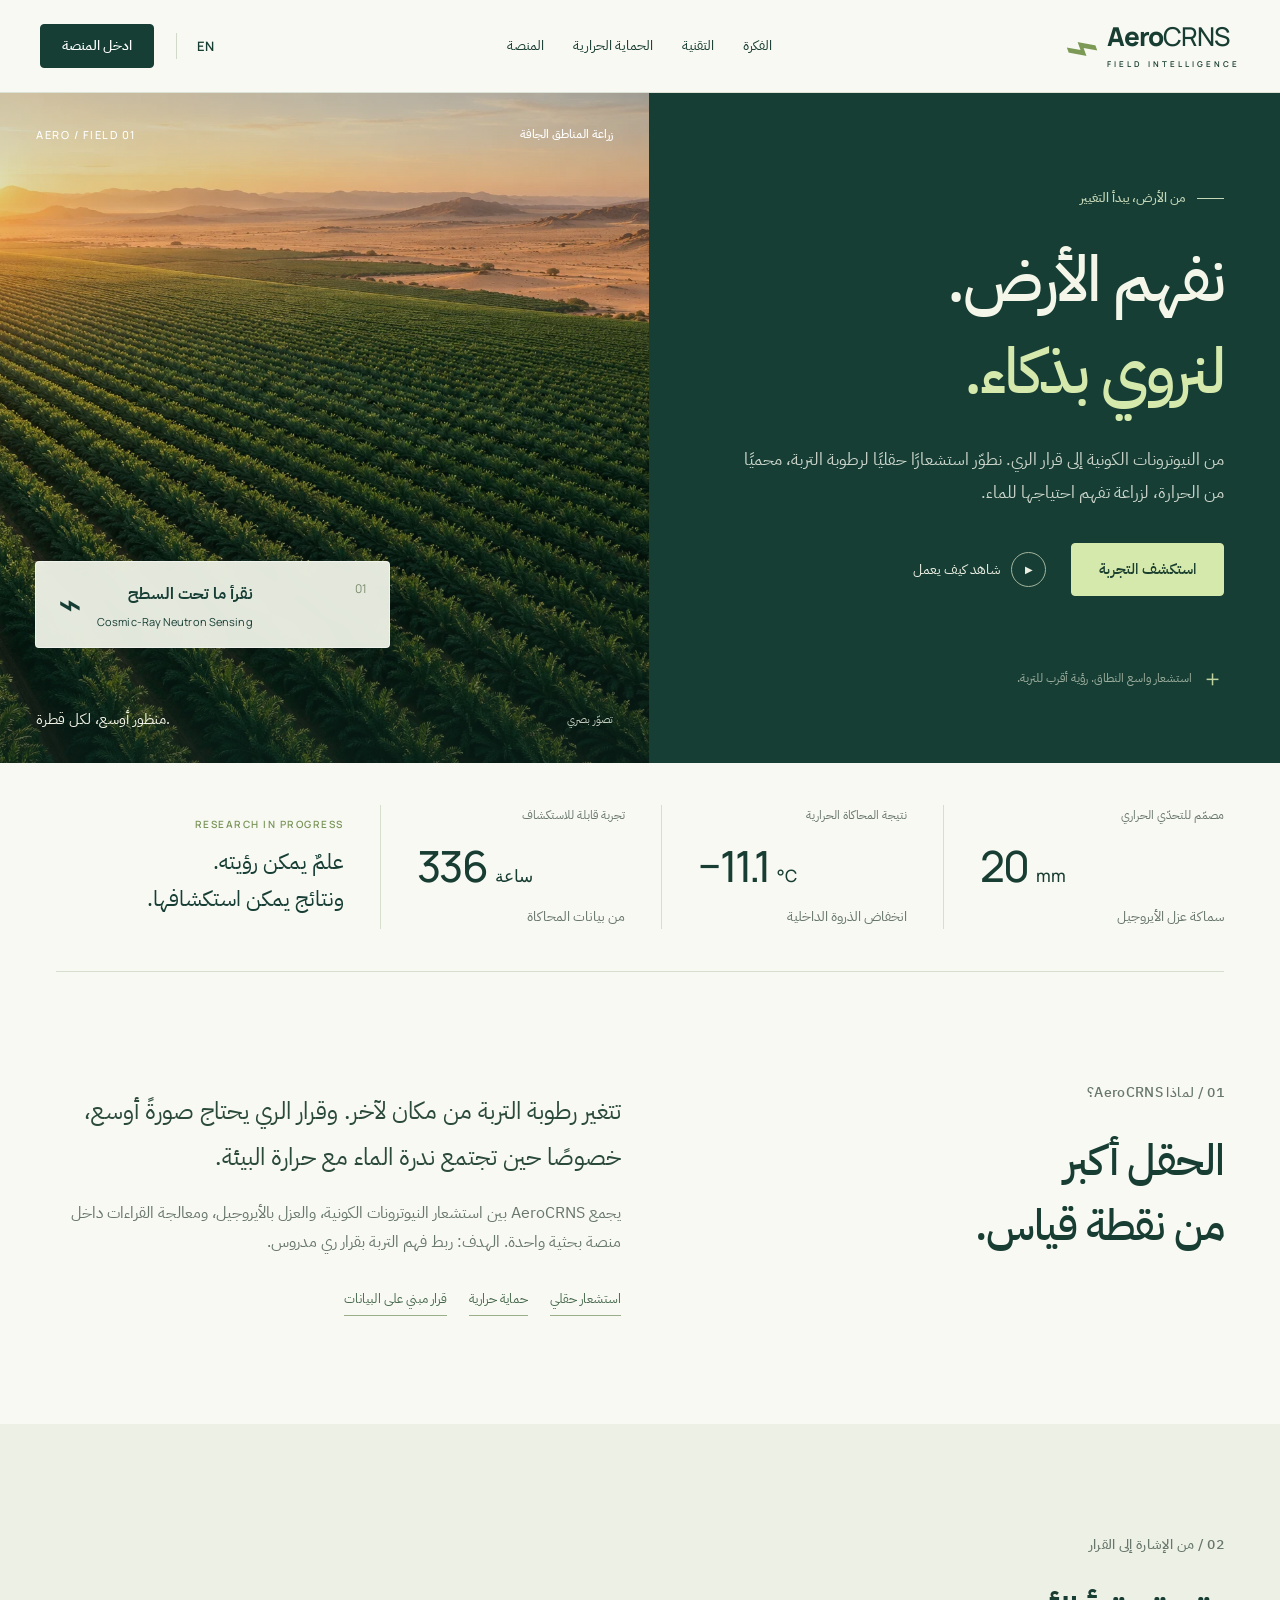
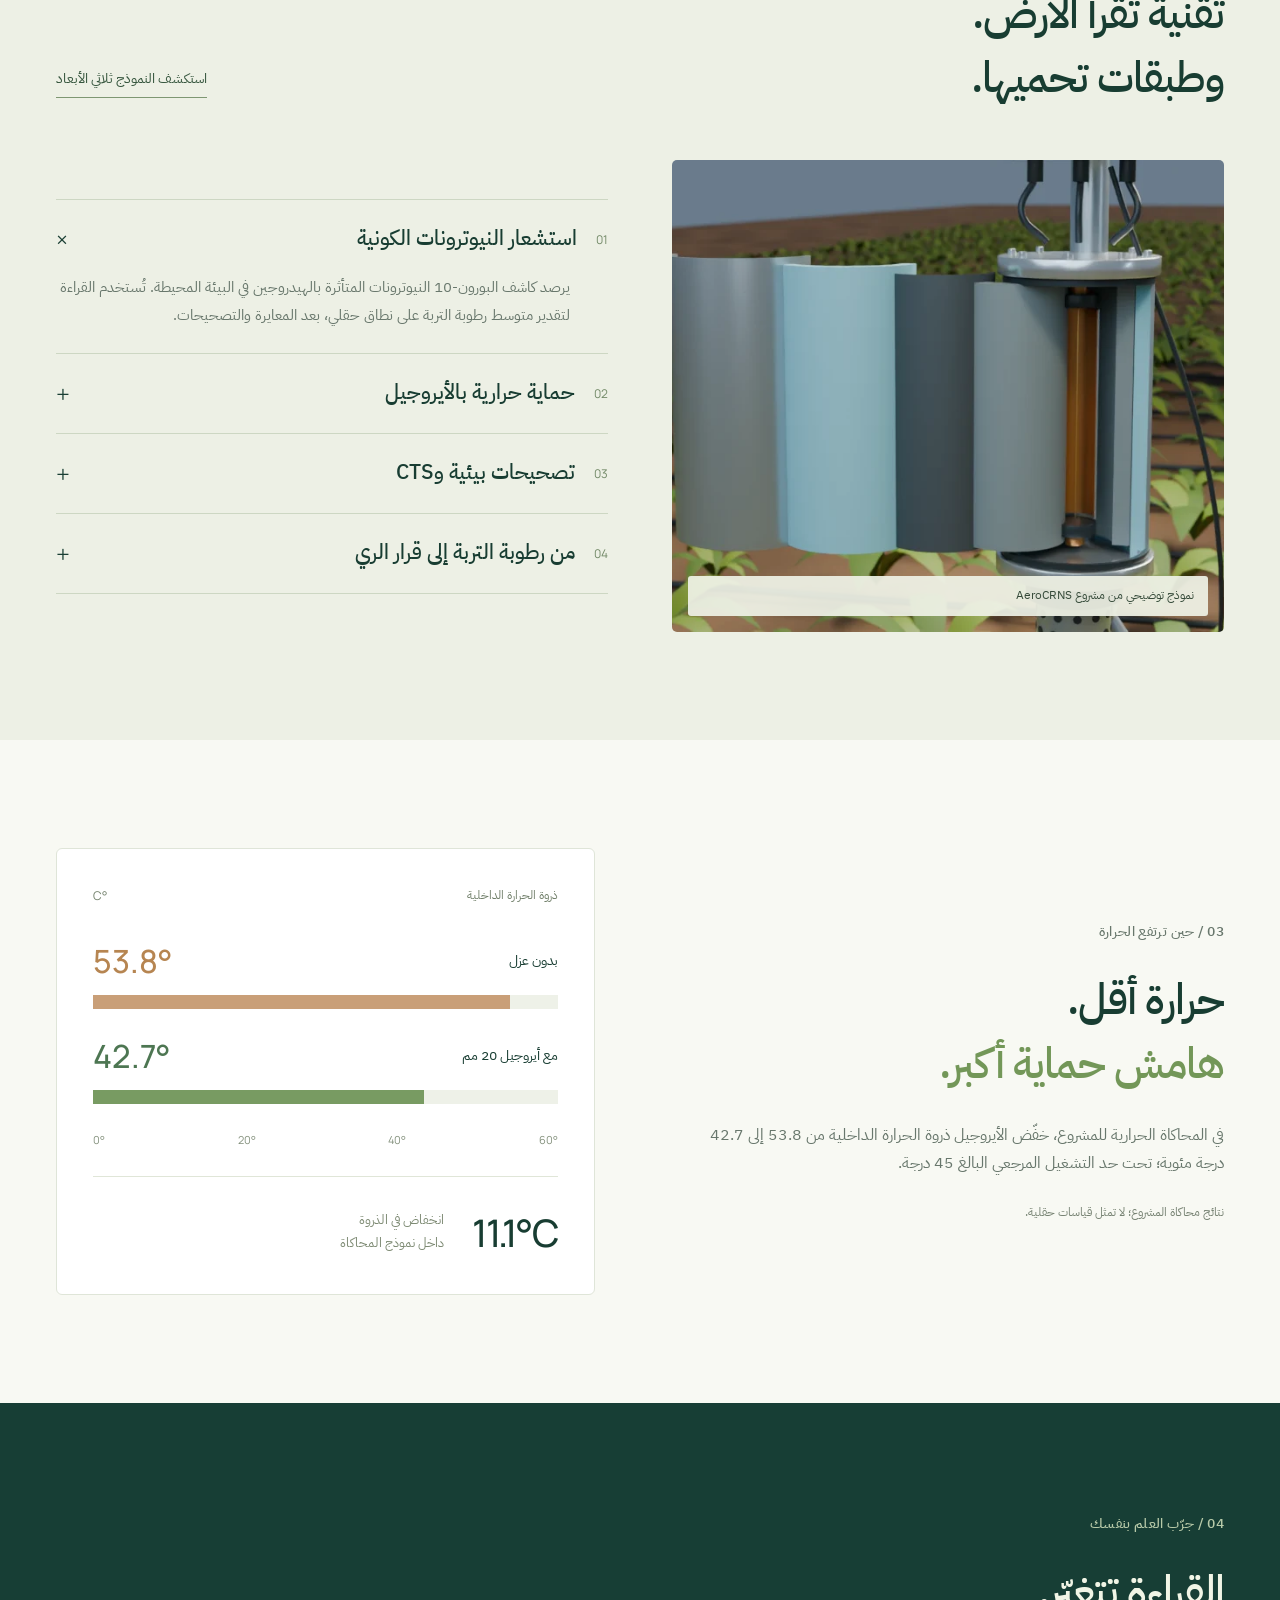
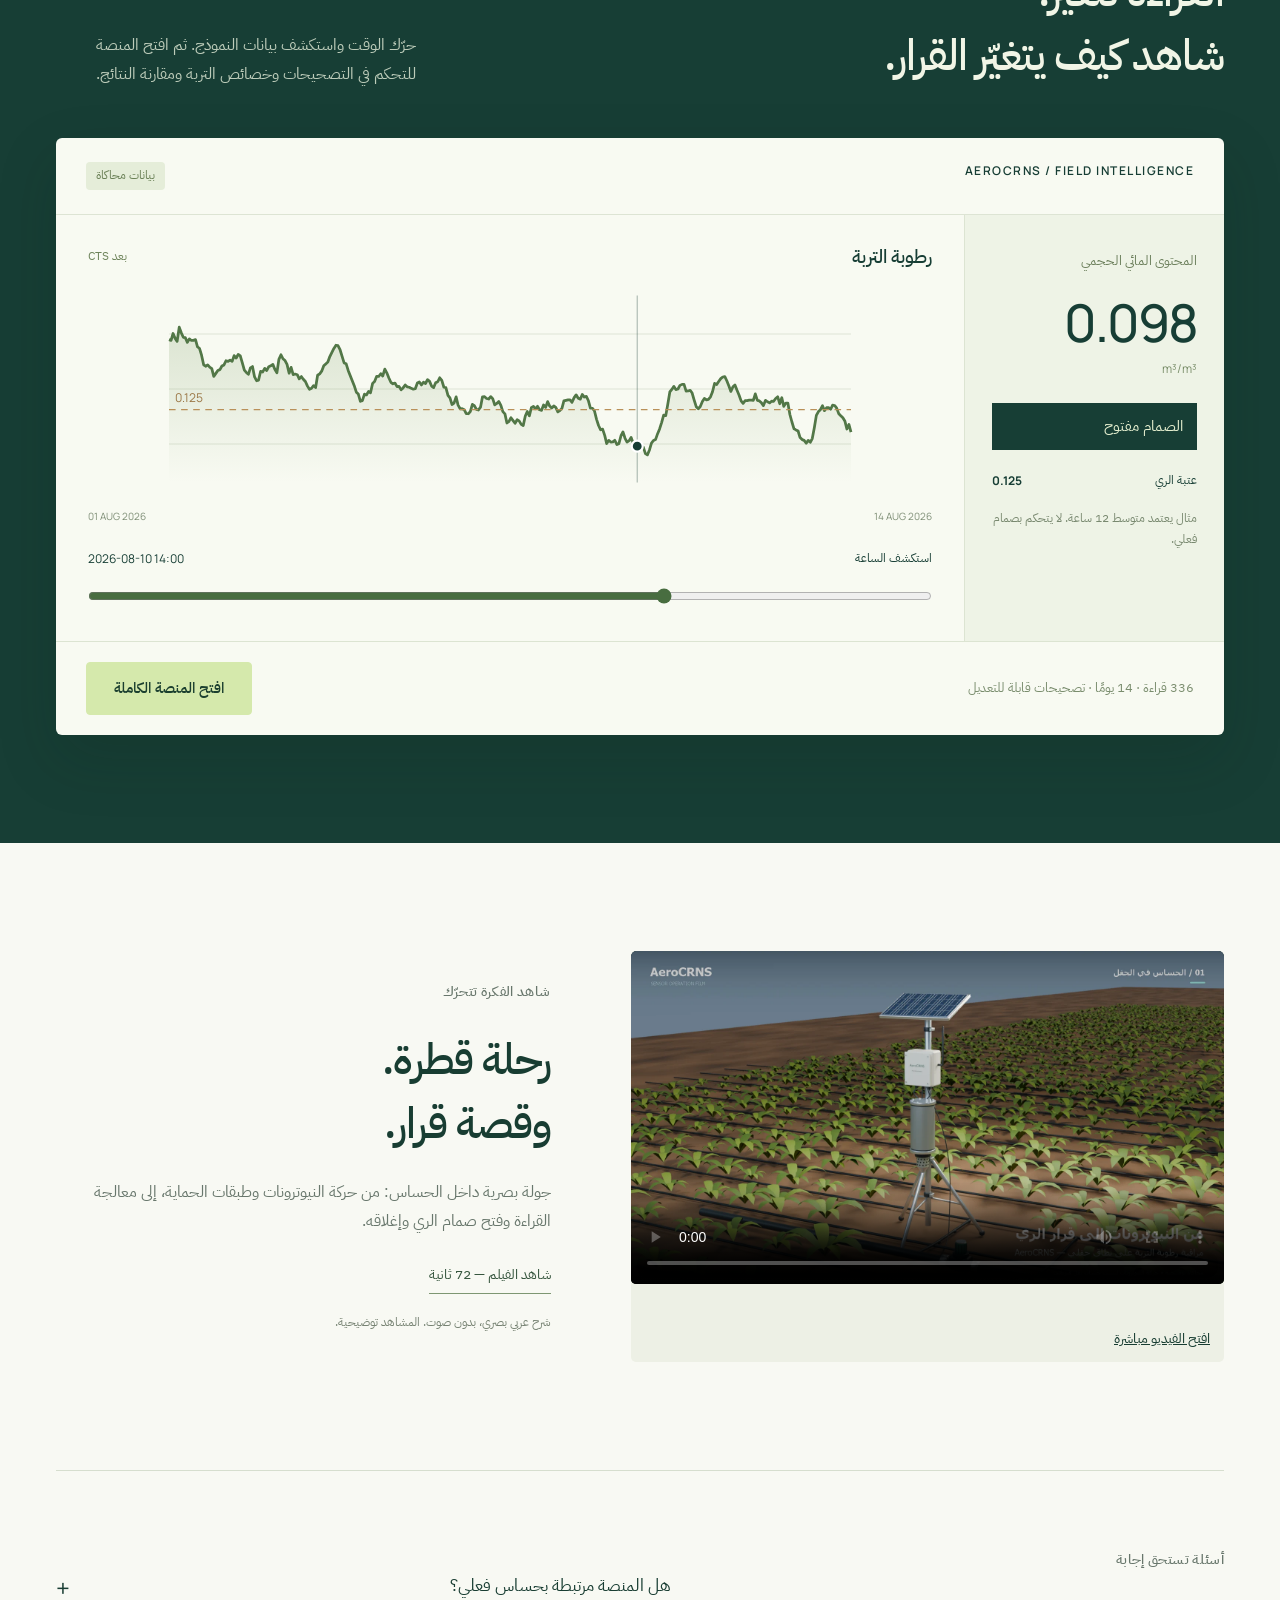
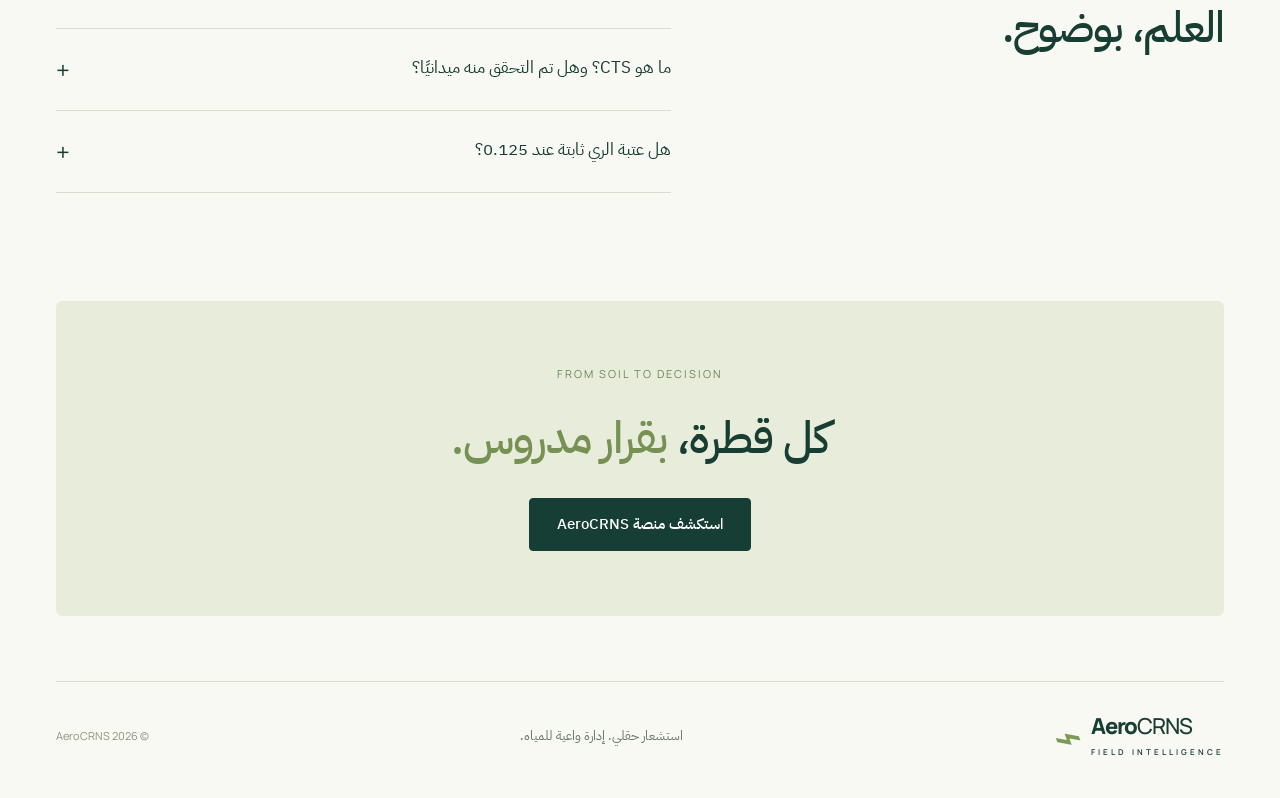
<file: index.html>
<!doctype html>
<html lang="ar" dir="rtl">
<head>
<meta charset="utf-8"><meta name="viewport" content="width=device-width,initial-scale=1">
<title>AeroCRNS — نفهم الأرض. لنروي بذكاء.</title>
<meta name="description" content="AeroCRNS: استشعار رطوبة التربة على نطاق حقلي، حماية حرارية بالأيروجيل، ومنصة بحثية لقرارات الري الذكي.">
<meta name="theme-color" content="#173e35"><link rel="icon" href="assets/favicon.svg" type="image/svg+xml">
<link rel="preconnect" href="https://fonts.googleapis.com"><link rel="preconnect" href="https://fonts.gstatic.com" crossorigin>
<link href="https://fonts.googleapis.com/css2?family=IBM+Plex+Sans+Arabic:wght@400;450;500;600;700&family=Manrope:wght@400;500;600;700;800&display=swap" rel="stylesheet">
<link rel="stylesheet" href="style.css?v=20261006"><script src="platform/data.js" defer></script><script src="platform/model.js" defer></script><script src="site.js?v=20261006" defer></script>
</head>
<body>
<a class="skip-link" href="#main" data-ar="انتقل إلى المحتوى" data-en="Skip to content">انتقل إلى المحتوى</a>
<header class="header"><div class="nav-wrap">
<a class="brand" href="#" aria-label="AeroCRNS"><span class="brand-glyph" aria-hidden="true">⌁</span><span>Aero<span class="brand-light">CRNS</span><small>FIELD INTELLIGENCE</small></span></a>
<nav id="navigation" aria-label="القائمة الرئيسية"><a href="#vision" data-ar="الفكرة" data-en="Our vision">الفكرة</a><a href="#technology" data-ar="التقنية" data-en="Technology">التقنية</a><a href="#thermal" data-ar="الحماية الحرارية" data-en="Thermal protection">الحماية الحرارية</a><a href="#experience" data-ar="المنصة" data-en="The platform">المنصة</a></nav>
<div class="nav-actions"><button id="language" class="language" aria-label="Switch to English">EN</button><a class="button small" href="platform/index.html" data-ar="ادخل المنصة" data-en="Open platform">ادخل المنصة</a><button id="menu" class="menu" aria-expanded="false" aria-controls="navigation" aria-label="القائمة / Menu">☰</button></div>
</div></header>
<main id="main">
<section class="hero">
<div class="hero-copy"><p class="eyebrow"><span class="rule"></span><span data-ar="من الأرض، يبدأ التغيير" data-en="BETTER DECISIONS START BELOW THE SURFACE">من الأرض، يبدأ التغيير</span></p>
<h1 data-ar="نفهم الأرض.<br><em>لنروي بذكاء.</em>" data-en="Understand the soil.<br><em>Water wisely.</em>">نفهم الأرض.<br><em>لنروي بذكاء.</em></h1>
<p class="hero-description" data-ar="من النيوترونات الكونية إلى قرار الري. نطوّر استشعارًا حقليًا لرطوبة التربة، محميًا من الحرارة، لزراعة تفهم احتياجها للماء." data-en="From cosmic-ray neutrons to irrigation decisions. Developing field-scale soil moisture sensing, protected from heat, for agriculture that understands its water needs.">من النيوترونات الكونية إلى قرار الري. نطوّر استشعارًا حقليًا لرطوبة التربة، محميًا من الحرارة، لزراعة تفهم احتياجها للماء.</p>
<div class="hero-buttons"><a class="button lime" href="#experience" data-ar="استكشف التجربة" data-en="Explore the experience">استكشف التجربة</a><button class="watch-button" data-play><span class="play-icon" aria-hidden="true">▶</span><span data-ar="شاهد كيف يعمل" data-en="See how it works">شاهد كيف يعمل</span></button></div>
<div class="hero-foot"><span class="cross" aria-hidden="true">＋</span><span data-ar="استشعار واسع النطاق. رؤية أقرب للتربة." data-en="FIELD-SCALE SENSING. A CLOSER VIEW OF SOIL.">استشعار واسع النطاق. رؤية أقرب للتربة.</span></div>
</div>
<div class="hero-visual"><img id="hero-image" src="assets/hero.webp" alt="تصوّر زراعي لحقل في بيئة جافة" fetchpriority="high"><div class="image-shade"></div><div class="visual-top"><span>AERO / FIELD 01</span><span data-ar="زراعة المناطق الجافة" data-en="ARID-LAND AGRICULTURE">زراعة المناطق الجافة</span></div>
<div class="field-tag"><span class="tag-icon" aria-hidden="true">⌁</span><div><strong data-ar="نقرأ ما تحت السطح" data-en="Reading beneath the surface">نقرأ ما تحت السطح</strong><span>Cosmic-Ray Neutron Sensing</span></div><span class="tag-number">01</span></div>
<div class="visual-bottom"><span data-ar="منظور أوسع، لكل قطرة." data-en="A wider perspective. For every drop.">منظور أوسع، لكل قطرة.</span><span class="image-credit" data-ar="تصوّر بصري" data-en="CONCEPT VISUAL">تصوّر بصري</span></div></div>
</section>
<section class="proof-strip wrap" aria-label="ملامح المشروع"><div><span class="proof-label" data-ar="مصمّم للتحدّي الحراري" data-en="DESIGNED FOR HEAT">مصمّم للتحدّي الحراري</span><strong dir="ltr">20 <small>mm</small></strong><p data-ar="سماكة عزل الأيروجيل" data-en="Aerogel insulation thickness">سماكة عزل الأيروجيل</p></div><div><span class="proof-label" data-ar="نتيجة المحاكاة الحرارية" data-en="THERMAL SIMULATION RESULT">نتيجة المحاكاة الحرارية</span><strong dir="ltr">−11.1 <small>°C</small></strong><p data-ar="انخفاض الذروة الداخلية" data-en="Lower peak internal temperature">انخفاض الذروة الداخلية</p></div><div><span class="proof-label" data-ar="تجربة قابلة للاستكشاف" data-en="AN EXPLORABLE MODEL">تجربة قابلة للاستكشاف</span><strong dir="ltr">336 <small data-ar="ساعة" data-en="hours">ساعة</small></strong><p data-ar="من بيانات المحاكاة" data-en="Of simulation data">من بيانات المحاكاة</p></div><div class="proof-note"><span class="mini-label">RESEARCH IN PROGRESS</span><p data-ar="علمٌ يمكن رؤيته.<br>ونتائج يمكن استكشافها." data-en="Science you can see.<br>Results you can explore.">علمٌ يمكن رؤيته.<br>ونتائج يمكن استكشافها.</p></div></section>
<section id="vision" class="section wrap vision"><div><p class="eyebrow" data-ar="01 / لماذا AeroCRNS؟" data-en="01 / WHY AEROCRNS?">01 / لماذا AeroCRNS؟</p><h2 data-ar="الحقل أكبر<br>من نقطة قياس." data-en="A field is more<br>than a single point.">الحقل أكبر<br>من نقطة قياس.</h2></div><div class="vision-body"><p class="large-copy" data-ar="تتغير رطوبة التربة من مكان لآخر. وقرار الري يحتاج صورةً أوسع، خصوصًا حين تجتمع ندرة الماء مع حرارة البيئة." data-en="Soil moisture varies across a field. Irrigation needs a wider view, especially where water scarcity meets extreme heat.">تتغير رطوبة التربة من مكان لآخر. وقرار الري يحتاج صورةً أوسع، خصوصًا حين تجتمع ندرة الماء مع حرارة البيئة.</p><p data-ar="يجمع AeroCRNS بين استشعار النيوترونات الكونية، والعزل بالأيروجيل، ومعالجة القراءات داخل منصة بحثية واحدة. الهدف: ربط فهم التربة بقرار ري مدروس." data-en="AeroCRNS brings cosmic-ray neutron sensing, aerogel insulation and data processing together in one research platform. The goal: connect an understanding of soil with informed irrigation.">يجمع AeroCRNS بين استشعار النيوترونات الكونية، والعزل بالأيروجيل، ومعالجة القراءات داخل منصة بحثية واحدة. الهدف: ربط فهم التربة بقرار ري مدروس.</p><div class="principles"><span data-ar="استشعار حقلي" data-en="Field-scale sensing">استشعار حقلي</span><span data-ar="حماية حرارية" data-en="Thermal protection">حماية حرارية</span><span data-ar="قرار مبني على البيانات" data-en="Data-informed decisions">قرار مبني على البيانات</span></div></div></section>
<section id="technology" class="technology"><div class="wrap section"><div class="section-heading"><div><p class="eyebrow" data-ar="02 / من الإشارة إلى القرار" data-en="02 / FROM SIGNAL TO DECISION">02 / من الإشارة إلى القرار</p><h2 data-ar="تقنية تقرأ الأرض.<br>وطبقات تحميها." data-en="Technology that reads the soil.<br>Layers that protect it.">تقنية تقرأ الأرض.<br>وطبقات تحميها.</h2></div><a href="platform/scene.html" class="text-link" data-ar="استكشف النموذج ثلاثي الأبعاد" data-en="Explore the 3D model">استكشف النموذج ثلاثي الأبعاد</a></div>
<div class="tech-grid"><div class="tech-visual"><img src="assets/sensor-layers.webp" loading="lazy" alt="نموذج Blender يوضح طبقات حساس AeroCRNS"><span class="visual-caption" data-ar="نموذج توضيحي من مشروع AeroCRNS" data-en="Illustrative model from the AeroCRNS project">نموذج توضيحي من مشروع AeroCRNS</span></div><div class="tech-steps">
<details open><summary><span>01</span><h3 data-ar="استشعار النيوترونات الكونية" data-en="Cosmic-ray neutron sensing">استشعار النيوترونات الكونية</h3><b>+</b></summary><p data-ar="يرصد كاشف البورون-10 النيوترونات المتأثرة بالهيدروجين في البيئة المحيطة. تُستخدم القراءة لتقدير متوسط رطوبة التربة على نطاق حقلي، بعد المعايرة والتصحيحات." data-en="A Boron-10 detector measures neutrons influenced by hydrogen in the surrounding environment. After calibration and corrections, the signal estimates field-scale soil moisture.">يرصد كاشف البورون-10 النيوترونات المتأثرة بالهيدروجين في البيئة المحيطة. تُستخدم القراءة لتقدير متوسط رطوبة التربة على نطاق حقلي، بعد المعايرة والتصحيحات.</p></details>
<details><summary><span>02</span><h3 data-ar="حماية حرارية بالأيروجيل" data-en="Aerogel thermal protection">حماية حرارية بالأيروجيل</h3><b>+</b></summary><p data-ar="غلاف من أيروجيل السيليكا الكاره للماء بسمك 20 مم يحدّ من انتقال الحرارة إلى الحساس. قورنت ذروة الحرارة الداخلية في نموذج المشروع مع الحالة غير المعزولة." data-en="A 20 mm hydrophobic silica aerogel sleeve limits heat transfer to the sensor. The project compares peak internal temperature with an uninsulated configuration.">غلاف من أيروجيل السيليكا الكاره للماء بسمك 20 مم يحدّ من انتقال الحرارة إلى الحساس. قورنت ذروة الحرارة الداخلية في نموذج المشروع مع الحالة غير المعزولة.</p></details>
<details><summary><span>03</span><h3 data-ar="تصحيحات بيئية وCTS" data-en="Environmental corrections & CTS">تصحيحات بيئية وCTS</h3><b>+</b></summary><p data-ar="تُصحّح القراءات للضغط والرطوبة الجوية وشدة الأشعة الكونية، ثم يُختبر معامل CTS الحراري المقترح. يمكن تشغيله وإيقافه ومقارنة أثره في المنصة." data-en="Readings are corrected for pressure, atmospheric humidity and cosmic-ray intensity, then the proposed thermal CTS factor is tested. Switch it on or off to compare its effect.">تُصحّح القراءات للضغط والرطوبة الجوية وشدة الأشعة الكونية، ثم يُختبر معامل CTS الحراري المقترح. يمكن تشغيله وإيقافه ومقارنة أثره في المنصة.</p></details>
<details><summary><span>04</span><h3 data-ar="من رطوبة التربة إلى قرار الري" data-en="From soil moisture to irrigation">من رطوبة التربة إلى قرار الري</h3><b>+</b></summary><p data-ar="تُقارن الرطوبة المصححة بعتبة محسوبة من خصائص التربة والمحصول. يصدر النموذج قرار فتح الصمام أو إغلاقه؛ ويمكن تتبّع كل خطوة في سجل المحاكاة." data-en="Corrected moisture is compared with a threshold calculated from soil and crop parameters. The model decides whether to open or close the valve; each step is available in the simulation log.">تُقارن الرطوبة المصححة بعتبة محسوبة من خصائص التربة والمحصول. يصدر النموذج قرار فتح الصمام أو إغلاقه؛ ويمكن تتبّع كل خطوة في سجل المحاكاة.</p></details>
</div></div></div></section>
<section id="thermal" class="section wrap thermal"><div class="thermal-copy"><p class="eyebrow" data-ar="03 / حين ترتفع الحرارة" data-en="03 / WHEN TEMPERATURES RISE">03 / حين ترتفع الحرارة</p><h2 data-ar="حرارة أقل.<br><em>هامش حماية أكبر.</em>" data-en="Less heat.<br><em>More protection.</em>">حرارة أقل.<br><em>هامش حماية أكبر.</em></h2><p data-ar="في المحاكاة الحرارية للمشروع، خفّض الأيروجيل ذروة الحرارة الداخلية من 53.8 إلى 42.7 درجة مئوية؛ تحت حد التشغيل المرجعي البالغ 45 درجة." data-en="In the project's thermal simulation, aerogel reduced the peak internal temperature from 53.8 to 42.7°C—below the 45°C reference operating limit.">في المحاكاة الحرارية للمشروع، خفّض الأيروجيل ذروة الحرارة الداخلية من 53.8 إلى 42.7 درجة مئوية؛ تحت حد التشغيل المرجعي البالغ 45 درجة.</p><p class="research-note" data-ar="نتائج محاكاة المشروع؛ لا تمثل قياسات حقلية." data-en="Project simulation results; not field measurements.">نتائج محاكاة المشروع؛ لا تمثل قياسات حقلية.</p></div><div class="thermal-chart"><div class="chart-top"><span data-ar="ذروة الحرارة الداخلية" data-en="PEAK INTERNAL TEMPERATURE">ذروة الحرارة الداخلية</span><span>°C</span></div><div class="bar-row"><div><span data-ar="بدون عزل" data-en="Uninsulated">بدون عزل</span><strong>53.8°</strong></div><div class="bar-track"><span style="width:89.67%" class="hot-bar"></span></div></div><div class="bar-row"><div><span data-ar="مع أيروجيل 20 مم" data-en="With 20 mm aerogel">مع أيروجيل 20 مم</span><strong class="cool-value">42.7°</strong></div><div class="bar-track"><span style="width:71.17%" class="cool-bar"></span></div></div><div class="chart-scale" dir="ltr"><span>0°</span><span>20°</span><span>40°</span><span>60°</span></div><div class="thermal-result"><strong dir="ltr">11.1°C</strong><span data-ar="انخفاض في الذروة<br>داخل نموذج المحاكاة" data-en="Lower peak temperature<br>in the simulation model">انخفاض في الذروة<br>داخل نموذج المحاكاة</span></div></div></section>
<section id="experience" class="experience"><div class="wrap section"><div class="section-heading"><div><p class="eyebrow" data-ar="04 / جرّب العلم بنفسك" data-en="04 / EXPLORE THE SCIENCE">04 / جرّب العلم بنفسك</p><h2 data-ar="القراءة تتغيّر.<br>شاهد كيف يتغيّر القرار." data-en="Readings change.<br>Watch the decision follow.">القراءة تتغيّر.<br>شاهد كيف يتغيّر القرار.</h2></div><p data-ar="حرّك الوقت واستكشف بيانات النموذج. ثم افتح المنصة للتحكم في التصحيحات وخصائص التربة ومقارنة النتائج." data-en="Move through the model's timeline. Open the platform to adjust corrections and soil parameters, then compare results.">حرّك الوقت واستكشف بيانات النموذج. ثم افتح المنصة للتحكم في التصحيحات وخصائص التربة ومقارنة النتائج.</p></div><div class="simulation"><div class="simulation-header"><span class="mini-label">AEROCRNS / FIELD INTELLIGENCE</span><span class="simulation-badge" data-ar="بيانات محاكاة" data-en="SIMULATION DATA">بيانات محاكاة</span></div><div class="sim-grid"><div class="sim-chart"><div class="sim-chart-title"><h3 data-ar="رطوبة التربة" data-en="Soil moisture">رطوبة التربة</h3><span data-ar="بعد CTS" data-en="After CTS">بعد CTS</span></div><svg id="moisture-chart" viewBox="0 0 640 200" role="img" aria-label="رسم بياني لرطوبة التربة في المحاكاة"></svg><div class="timeline-labels" dir="ltr"><span>01 AUG 2026</span><span>14 AUG 2026</span></div><label class="range-label" for="hour"><span data-ar="استكشف الساعة" data-en="Explore the hour">استكشف الساعة</span><output id="hour-label"></output></label><input id="hour" type="range" min="0" max="335" value="230" step="1" aria-label="ساعة المحاكاة / Simulation hour"></div><div class="sim-reading" aria-live="polite"><span data-ar="المحتوى المائي الحجمي" data-en="Volumetric water content">المحتوى المائي الحجمي</span><strong id="vwc" dir="ltr"></strong><small>m³/m³</small><div id="valve-state"></div><div class="sim-threshold"><span data-ar="عتبة الري" data-en="Irrigation threshold">عتبة الري</span><b dir="ltr">0.125</b></div><p data-ar="مثال يعتمد متوسط 12 ساعة. لا يتحكم بصمام فعلي." data-en="Example using a 12-hour average. No physical valve is connected.">مثال يعتمد متوسط 12 ساعة. لا يتحكم بصمام فعلي.</p></div></div><div class="simulation-footer"><span data-ar="336 قراءة · 14 يومًا · تصحيحات قابلة للتعديل" data-en="336 readings · 14 days · Adjustable corrections">336 قراءة · 14 يومًا · تصحيحات قابلة للتعديل</span><a class="button lime" href="platform/index.html" data-ar="افتح المنصة الكاملة" data-en="Open the full platform">افتح المنصة الكاملة</a></div></div></div></section>
<section class="section wrap film-section"><div class="film-cover"><video id="inline-film" controls playsinline preload="metadata" poster="assets/film-poster.webp" aria-label="فيلم AeroCRNS الكامل"><source src="assets/aerocrns-full-video.mp4" type="video/mp4">Your browser does not support HTML video.</video><p id="film-status" class="research-note" role="status" hidden></p><a class="video-fallback" href="assets/aerocrns-full-video.mp4" target="_blank" rel="noopener" data-ar="افتح الفيديو مباشرة" data-en="Open video directly">افتح الفيديو مباشرة</a></div><div><p class="eyebrow" data-ar="شاهد الفكرة تتحرّك" data-en="SEE THE IDEA IN MOTION">شاهد الفكرة تتحرّك</p><h2 data-ar="رحلة قطرة.<br>وقصة قرار." data-en="The journey to<br>a better decision.">رحلة قطرة.<br>وقصة قرار.</h2><p data-ar="جولة بصرية داخل الحساس: من حركة النيوترونات وطبقات الحماية، إلى معالجة القراءة وفتح صمام الري وإغلاقه." data-en="A visual journey inside the sensor: from neutron paths and protective layers to processing readings and opening or closing the irrigation valve.">جولة بصرية داخل الحساس: من حركة النيوترونات وطبقات الحماية، إلى معالجة القراءة وفتح صمام الري وإغلاقه.</p><button class="text-link" data-play data-ar="شاهد الفيلم — 72 ثانية" data-en="Watch the film — 72 seconds">شاهد الفيلم — 72 ثانية</button><small class="research-note" data-ar="شرح عربي بصري، بدون صوت. المشاهد توضيحية." data-en="Arabic visual explanations, no audio. Illustrative scenes.">شرح عربي بصري، بدون صوت. المشاهد توضيحية.</small></div></section>
<section class="wrap section faq-section"><div><p class="eyebrow" data-ar="أسئلة تستحق إجابة" data-en="QUESTIONS WORTH ASKING">أسئلة تستحق إجابة</p><h2 data-ar="العلم، بوضوح." data-en="The science, clearly.">العلم، بوضوح.</h2></div><div class="faq"><details><summary data-ar="هل المنصة مرتبطة بحساس فعلي؟" data-en="Is the platform connected to a physical sensor?">هل المنصة مرتبطة بحساس فعلي؟</summary><p data-ar="النسخة الحالية بيئة محاكاة بحثية تعتمد 336 قراءة ساعية من ملف المشروع. لا تتصل بحساس ميداني أو صمام فعلي." data-en="The current research simulation uses 336 hourly records from the project workbook. It is not connected to a field sensor or physical valve.">النسخة الحالية بيئة محاكاة بحثية تعتمد 336 قراءة ساعية من ملف المشروع. لا تتصل بحساس ميداني أو صمام فعلي.</p></details><details><summary data-ar="ما هو CTS؟ وهل تم التحقق منه ميدانيًا؟" data-en="What is CTS? Has it been field-validated?">ما هو CTS؟ وهل تم التحقق منه ميدانيًا؟</summary><p data-ar="CTS معامل تصحيح حراري بحثي مقترح مرتبط بدرجة حرارة التربة. تتيح المنصة دراسة أثره؛ ولا يزال يحتاج إلى تحقق ميداني مستقل." data-en="CTS is a proposed research correction factor related to soil temperature. The platform explores its effect; independent field validation is still needed.">CTS معامل تصحيح حراري بحثي مقترح مرتبط بدرجة حرارة التربة. تتيح المنصة دراسة أثره؛ ولا يزال يحتاج إلى تحقق ميداني مستقل.</p></details><details><summary data-ar="هل عتبة الري ثابتة عند 0.125؟" data-en="Is the irrigation threshold always 0.125?">هل عتبة الري ثابتة عند 0.125؟</summary><p data-ar="لا. تُحسب العتبة من السعة الحقلية ونقطة الذبول ونسبة الاستنزاف المسموح. قيمة 0.125 م³/م³ تخص إعدادات المثال، ويمكن تغييرها داخل المنصة." data-en="No. It is calculated from field capacity, wilting point and management allowable depletion. The 0.125 m³/m³ value belongs to the example settings, which can be changed in the platform.">لا. تُحسب العتبة من السعة الحقلية ونقطة الذبول ونسبة الاستنزاف المسموح. قيمة 0.125 م³/م³ تخص إعدادات المثال، ويمكن تغييرها داخل المنصة.</p></details></div></section>
<section class="closing wrap"><p class="eyebrow">FROM SOIL TO DECISION</p><h2 data-ar="كل قطرة،<em> بقرار مدروس.</em>" data-en="Every drop.<em> An informed decision.</em>">كل قطرة،<em> بقرار مدروس.</em></h2><a class="button" href="platform/index.html" data-ar="استكشف منصة AeroCRNS" data-en="Explore the AeroCRNS platform">استكشف منصة AeroCRNS</a></section>
</main>
<footer class="footer wrap"><a class="brand" href="#" aria-label="AeroCRNS"><span class="brand-glyph" aria-hidden="true">⌁</span><span>Aero<span class="brand-light">CRNS</span><small>FIELD INTELLIGENCE</small></span></a><p data-ar="استشعار حقلي. إدارة واعية للمياه." data-en="Field-scale sensing. Thoughtful water management.">استشعار حقلي. إدارة واعية للمياه.</p><span>© 2026 AeroCRNS</span></footer>

</body></html>
</file>
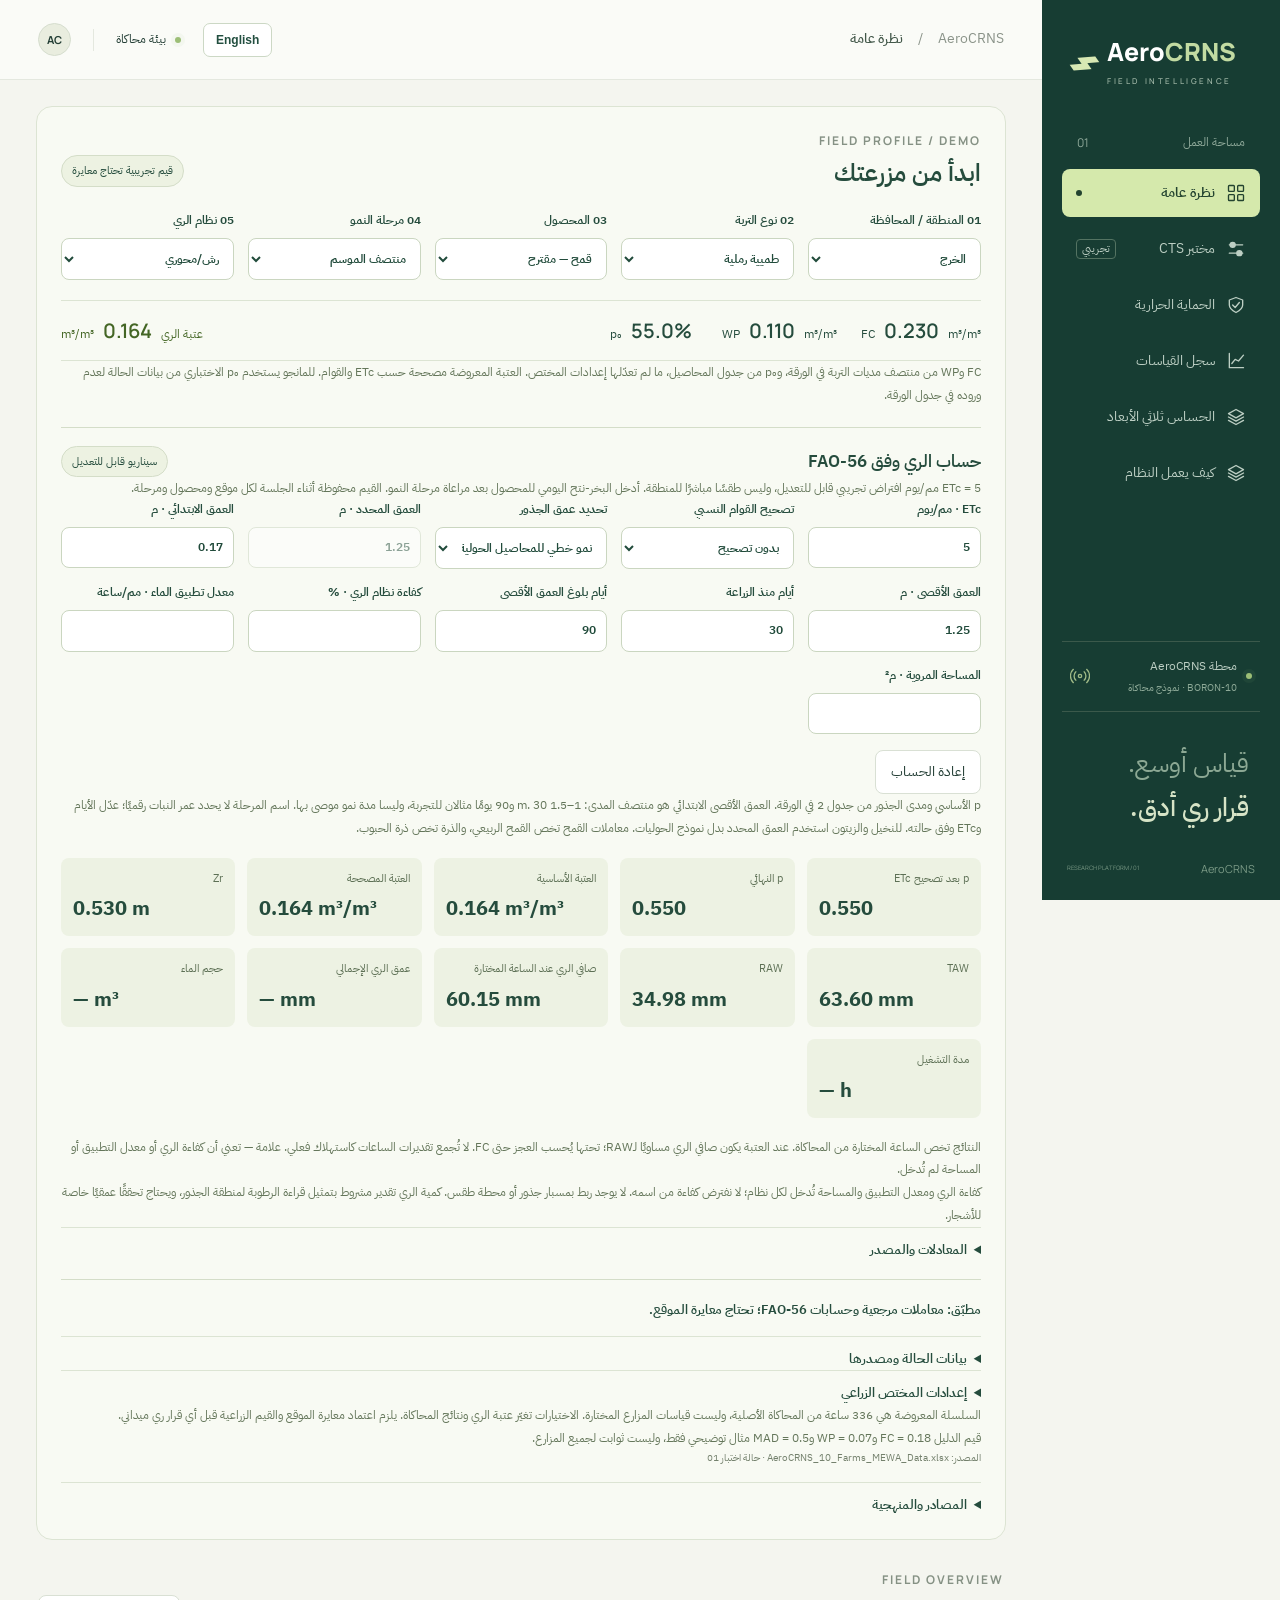
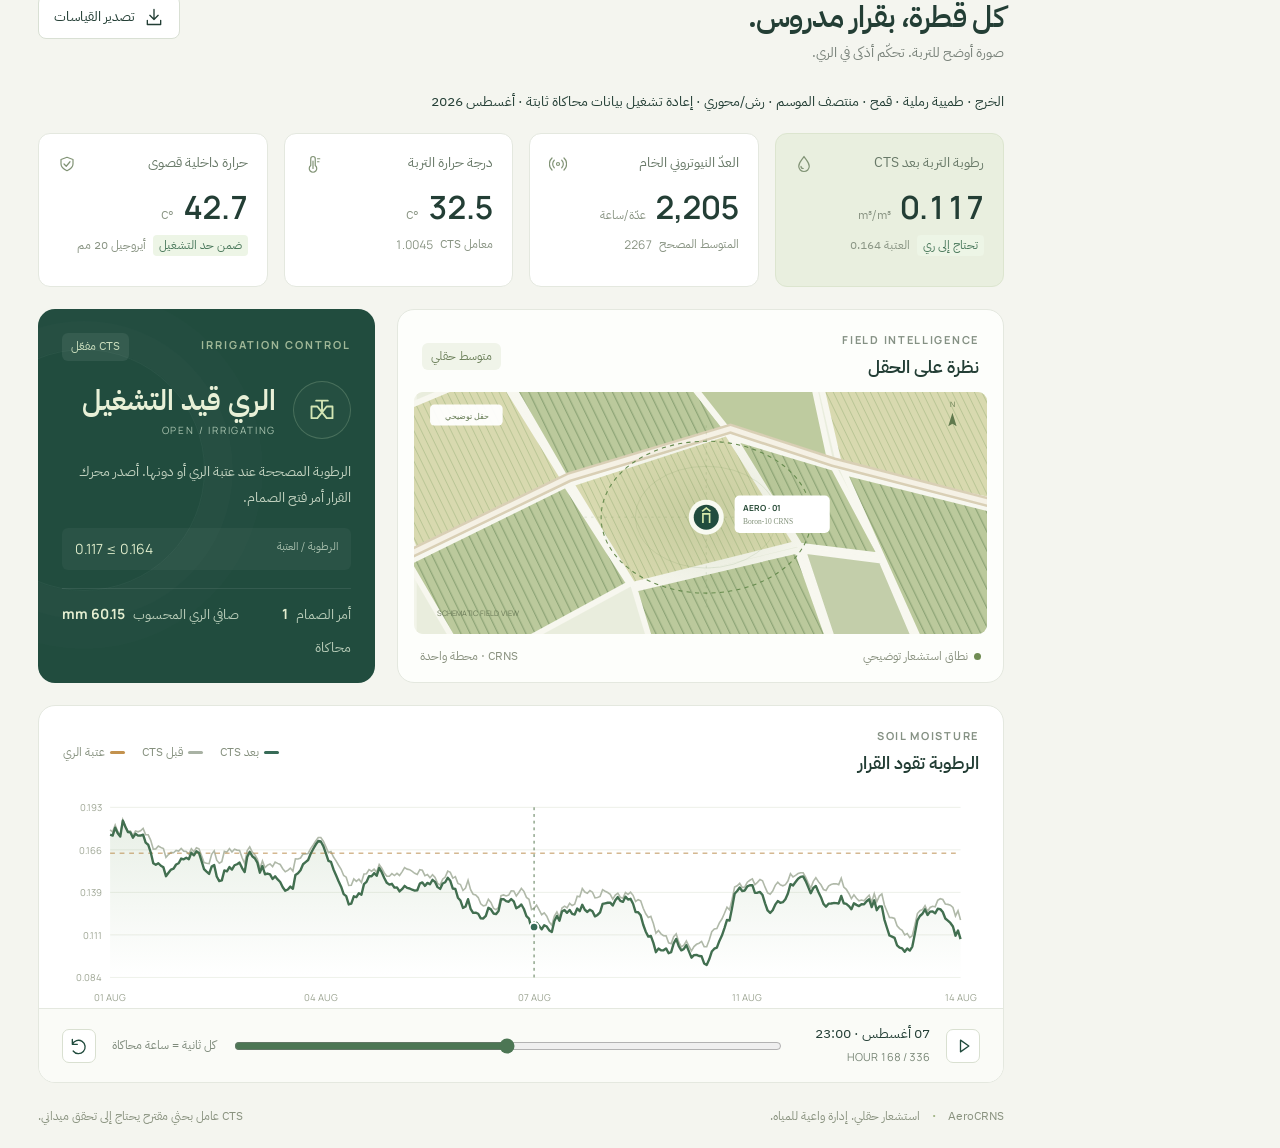
<file: platform/index.html>
<!DOCTYPE html>
<html lang="ar" dir="rtl">
<head>
<meta charset="UTF-8"><meta name="viewport" content="width=device-width, initial-scale=1.0">
<meta name="theme-color" content="#173e35"><meta name="description" content="AeroCRNS — منصة محاكاة رطوبة التربة، تصحيح CTS، والحماية الحرارية والتحكم الذكي في الري.">
<title>AeroCRNS — غرفة التحكم</title>
<link rel="icon" type="image/svg+xml" href="data:image/svg+xml,%3Csvg xmlns='http://www.w3.org/2000/svg' viewBox='0 0 64 64'%3E%3Crect width='64' height='64' rx='16' fill='%23173e35'/%3E%3Cpath d='M17 44C15 20 37 13 49 15C50 34 36 46 17 44Z' fill='%23c0d893'/%3E%3Cpath d='M16 49L39 26' stroke='%23f6f6ee' stroke-width='3'/%3E%3C/svg%3E">
<link rel="stylesheet" href="style.css"><link rel="stylesheet" href="views.css"><link rel="stylesheet" href="refinements.css">
<link rel="stylesheet" href="i18n.css?v=20260917">
<script src="fao.js?v=20261007" defer></script><script src="data.js" defer></script><script src="model.js?v=fao-20261007" defer></script><script src="app.js?v=fao-20261007" defer></script>
<link rel="stylesheet" href="agronomy.css?v=fao-20261007">
<script src="fao-planner.js?v=20261007" defer></script><script src="agronomy-data.js?v=ten-only-20261007" defer></script><script src="agronomy.js?v=fao-20261007" defer></script>
<script src="i18n.js?v=fao-20261007" defer></script>
</head>
<body>
<aside class="sidebar">
  <a href="#overview" class="brand" aria-label="AeroCRNS الرئيسية"><span class="brand-mark">⌁</span><span dir="ltr">Aero<span>CRNS</span><small>FIELD INTELLIGENCE</small></span></a>
  <div class="workspace-label">مساحة العمل <span>01</span></div>
  <nav aria-label="القائمة الرئيسية">
    <a href="#overview" data-view="overview" class="active"><i data-icon="grid"></i>نظرة عامة<span class="nav-dot"></span></a>
    <a href="#cts" data-view="cts"><i data-icon="sliders"></i>مختبر CTS<span class="tiny-tag">تجريبي</span></a>
    <a href="#thermal" data-view="thermal"><i data-icon="shield"></i>الحماية الحرارية</a>
    <a href="#records" data-view="records"><i data-icon="chart"></i>سجل القياسات</a>
    <a href="#method" data-view="method"><i data-icon="layers"></i>كيف يعمل النظام</a>
  </nav>
  <div class="sidebar-bottom"><div class="sensor-mini"><span class="status-dot"></span><div>محطة AeroCRNS<small>BORON-10 · نموذج محاكاة</small></div><i data-icon="radio"></i></div><p>قياس أوسع.<br><strong>قرار ري أدق.</strong></p><div class="side-foot">AeroCRNS <span>RESEARCH PLATFORM / 01</span></div></div>
</aside>
<div class="shell">
  <header class="topbar"><div class="breadcrumb"><a href="../" aria-label="AeroCRNS website">AeroCRNS</a> <span>/</span> <strong id="crumb">نظرة عامة</strong></div><div class="top-actions"><button id="language-toggle" class="language-toggle" data-i18n-ignore lang="en" aria-label="التبديل إلى الإنجليزية">English</button><span class="simulation-badge"><span class="status-dot"></span>بيئة محاكاة</span><span class="top-divider"></span><span class="avatar">AC</span></div></header>
  <main id="main"><div class="page-heading"><div><p class="eyebrow">FIELD OVERVIEW</p><h1>كل قطرة، بقرار مدروس.</h1><p class="muted">صورة أوضح للتربة. تحكّم أذكى في الري.</p></div><button class="btn" id="export"><i data-icon="download"></i>تصدير القياسات</button></div>
  <div class="context-bar"><div><i data-icon="pin"></i><strong>الحقل التجريبي 01</strong><span class="subtle">تربة رملية طميية · برسيم</span></div><span class="mono">01 — 14 AUG 2026</span></div>
  <section class="metrics" id="metrics"></section>
  <div class="overview-grid"><section class="panel map-panel"><div class="panel-head"><div><p class="eyebrow">FIELD INTELLIGENCE</p><h2>نظرة على الحقل</h2></div><span class="pill">متوسط حقلي</span></div><div id="field-map"></div><div class="map-bottom"><span><b class="legend-dot"></b>نطاق استشعار توضيحي</span><span>CRNS · محطة واحدة</span></div></section><section id="valve" class="valve-card"></section></div>
  <section class="panel trend-panel"><div class="panel-head"><div><p class="eyebrow">SOIL MOISTURE</p><h2>الرطوبة تقود القرار</h2></div><div class="chart-key"><span><b style="background:#376b57"></b>بعد CTS</span><span><b style="background:#a9b2a4"></b>قبل CTS</span><span><b style="background:#c3924e"></b>عتبة الري</span></div></div><div id="chart"></div><div id="timeline"></div></section>
  </main>
  <footer><span>AeroCRNS <b>·</b> استشعار حقلي. إدارة واعية للمياه.</span><span>CTS عامل بحثي مقترح يحتاج إلى تحقق ميداني.</span></footer>
</div>
<div id="toast" role="status"></div>
</body></html>
</file>
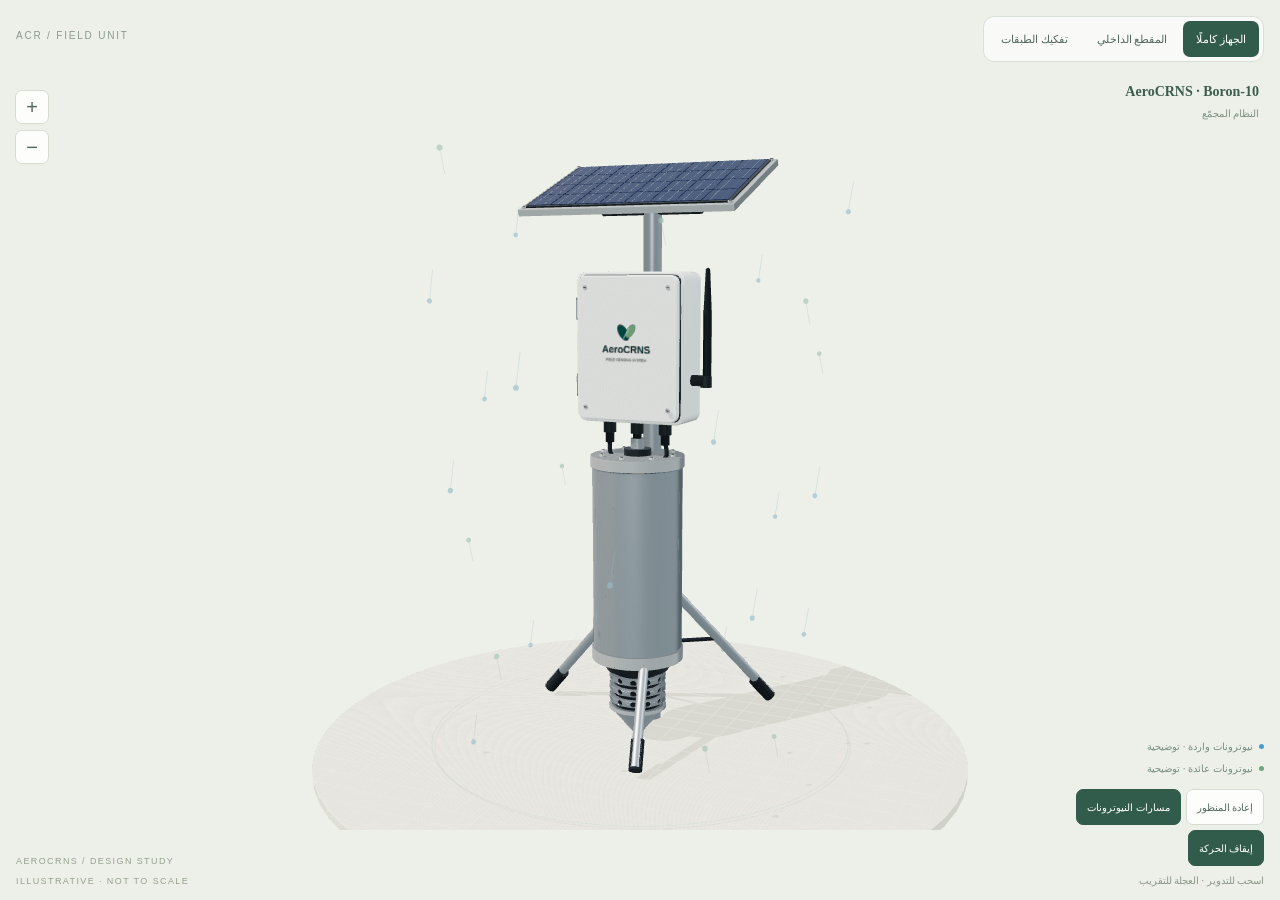
<file: scene.html>
<!doctype html>
<html lang="ar" dir="rtl"><head><meta charset="utf-8"><meta name="viewport" content="width=device-width,initial-scale=1"><title>AeroCRNS · مشهد الحساس</title>
<style>
*{box-sizing:border-box}body{margin:0;overflow:hidden;background:#edf0e8;font-family:Tahoma,sans-serif;color:#284d40}canvas{position:absolute;top:100px;left:0;display:block;touch-action:none;outline:none;cursor:grab}canvas:active{cursor:grabbing}button{font:11px Tahoma;color:#52685e;border:1px solid #d4ddd0;background:#ffffffdf;cursor:pointer;border-radius:7px;padding:10px 12px;min-height:36px;transition:background .15s}button:hover{background:#fff}button:disabled{opacity:.4;cursor:default}button:focus-visible,canvas:focus-visible{outline:2px solid #558971;outline-offset:-2px}button[aria-pressed=true]{background:#315c4b;color:#fff;border-color:#315c4b}.toolbar{position:absolute;top:16px;inset-inline:16px;display:flex;justify-content:space-between;align-items:start;gap:10px}.modes{display:flex;padding:4px;gap:3px;background:#ffffffa8;border:1px solid #d9e0d4;border-radius:11px;backdrop-filter:blur(12px)}.modes button{border-color:transparent;background:transparent;padding:9px 12px}.modes button[aria-pressed=true]{background:#315c4b}.serial{font:10px Arial;letter-spacing:1.8px;direction:ltr;color:#8a9b8c;padding-top:14px}.identity{position:absolute;right:21px;top:82px;pointer-events:none}.identity b{font:600 14px Tahoma;color:#3c5c50}.identity small{display:block;margin-top:8px;color:#809082;font:10px Tahoma}.tools{position:absolute;left:15px;top:90px;display:flex;flex-direction:column;gap:6px}.tools button{width:34px;padding:0;font:20px Arial;min-height:34px}.bottom{position:absolute;bottom:14px;inset-inline:16px;display:flex;align-items:end;justify-content:space-between;gap:12px}.actions{display:flex;gap:5px;flex-wrap:wrap;max-width:260px}.actions button{font-size:10px;padding:9px 10px}.legend{display:flex;flex-direction:column;gap:7px;color:#798e82;font-size:10px;line-height:1.5;margin-bottom:13px}.legend span{display:flex;align-items:center;gap:6px}.legend i{width:5px;height:5px;border-radius:50%;background:#4b9bd3}.legend span+span i{background:#66a982}.hint{font:10px Tahoma;color:#8a9789;display:block;margin-top:9px}.stamp{font:9px Arial;letter-spacing:1.4px;color:#94a08f;direction:ltr;text-align:left;white-space:nowrap}.part-label{position:absolute;transform:translate(-50%,-50%);background:#fffef1dd;border:1px solid #d0d9c8;border-radius:5px;padding:5px 7px;font:10px Tahoma;white-space:nowrap;color:#5a6b5e;pointer-events:none}.fallback{position:absolute;inset:0;padding:100px 30px;background:#edf0e8;line-height:1.9;text-align:center}.unavailable canvas{display:none}[hidden]{display:none!important}@media(max-width:520px){.toolbar{top:10px;inset-inline:10px}.modes{width:100%;justify-content:center}.modes button{flex:1;padding:8px 7px;font-size:10px}.serial{display:none}.identity{right:15px;top:65px}.identity b{font-size:12px}.identity small{font-size:9px}.tools{left:10px;top:68px}.tools button{width:30px;min-height:30px}.bottom{inset-inline:10px;bottom:10px}.actions{max-width:210px;gap:4px}.actions button{padding:7px;font-size:9px;min-height:31px}.stamp{display:none}.legend{font-size:8px;gap:4px;margin-bottom:6px}.hint{font-size:8px;margin-top:6px}.part-label{font-size:8px;padding:3px 4px}}
</style></head><body>
<div class="toolbar"><div class="modes" role="group" aria-label="وضع عرض الحساس"><button data-mode="assembled" aria-pressed="true">الجهاز كاملًا</button><button data-mode="cutaway" aria-pressed="false">المقطع الداخلي</button><button data-mode="exploded" aria-pressed="false">تفكيك الطبقات</button></div><span class="serial">ACR / FIELD UNIT</span></div>
<div class="identity"><b id="layer-name" aria-live="polite">AeroCRNS · Boron-10</b><small id="mode-caption">النظام المجمّع</small></div>
<div class="tools" role="group" aria-label="التحكم بالتقريب"><button id="zoom-in" aria-label="تكبير">+</button><button id="zoom-out" aria-label="تصغير">−</button></div>
<div id="part-labels" hidden></div>
<div class="bottom"><div><div class="legend" id="legend"><span><i></i>نيوترونات واردة · توضيحية</span><span><i></i>نيوترونات عائدة · توضيحية</span></div><div class="actions"><button id="reset">إعادة المنظور</button><button id="particles" aria-pressed="true">مسارات النيوترونات</button><button id="motion" aria-pressed="true">إيقاف الحركة</button></div><span id="status" class="hint" role="status">جارٍ تجهيز النموذج…</span></div><div class="stamp">AEROCRNS / DESIGN STUDY<br><br>ILLUSTRATIVE · NOT TO SCALE</div></div>
<script src="vendor/three.min.js"></script><script src="scene.js?v=sensor-20260916"></script></body></html>
</file>
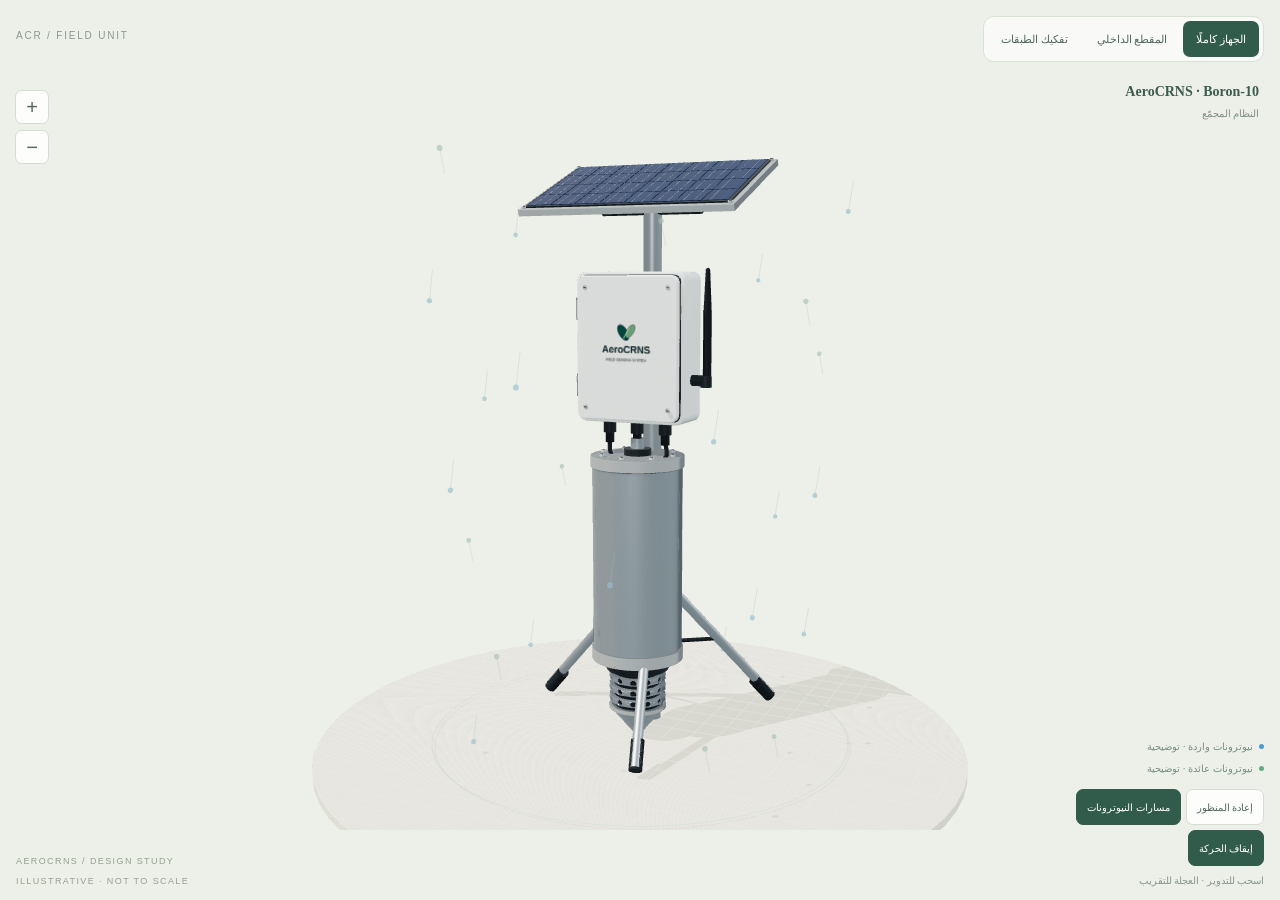
<file: platform/scene.html>
<!doctype html>
<html lang="ar" dir="rtl"><head><meta charset="utf-8"><meta name="viewport" content="width=device-width,initial-scale=1"><title>AeroCRNS · مشهد الحساس</title>
<style>
*{box-sizing:border-box}body{margin:0;overflow:hidden;background:#edf0e8;font-family:Tahoma,sans-serif;color:#284d40}canvas{position:absolute;top:100px;left:0;display:block;touch-action:none;outline:none;cursor:grab}canvas:active{cursor:grabbing}button{font:11px Tahoma;color:#52685e;border:1px solid #d4ddd0;background:#ffffffdf;cursor:pointer;border-radius:7px;padding:10px 12px;min-height:36px;transition:background .15s}button:hover{background:#fff}button:disabled{opacity:.4;cursor:default}button:focus-visible,canvas:focus-visible{outline:2px solid #558971;outline-offset:-2px}button[aria-pressed=true]{background:#315c4b;color:#fff;border-color:#315c4b}.toolbar{position:absolute;top:16px;inset-inline:16px;display:flex;justify-content:space-between;align-items:start;gap:10px}.modes{display:flex;padding:4px;gap:3px;background:#ffffffa8;border:1px solid #d9e0d4;border-radius:11px;backdrop-filter:blur(12px)}.modes button{border-color:transparent;background:transparent;padding:9px 12px}.modes button[aria-pressed=true]{background:#315c4b}.serial{font:10px Arial;letter-spacing:1.8px;direction:ltr;color:#8a9b8c;padding-top:14px}.identity{position:absolute;right:21px;top:82px;pointer-events:none}.identity b{font:600 14px Tahoma;color:#3c5c50}.identity small{display:block;margin-top:8px;color:#809082;font:10px Tahoma}.tools{position:absolute;left:15px;top:90px;display:flex;flex-direction:column;gap:6px}.tools button{width:34px;padding:0;font:20px Arial;min-height:34px}.bottom{position:absolute;bottom:14px;inset-inline:16px;display:flex;align-items:end;justify-content:space-between;gap:12px}.actions{display:flex;gap:5px;flex-wrap:wrap;max-width:260px}.actions button{font-size:10px;padding:9px 10px}.legend{display:flex;flex-direction:column;gap:7px;color:#798e82;font-size:10px;line-height:1.5;margin-bottom:13px}.legend span{display:flex;align-items:center;gap:6px}.legend i{width:5px;height:5px;border-radius:50%;background:#4b9bd3}.legend span+span i{background:#66a982}.hint{font:10px Tahoma;color:#8a9789;display:block;margin-top:9px}.stamp{font:9px Arial;letter-spacing:1.4px;color:#94a08f;direction:ltr;text-align:left;white-space:nowrap}.part-label{position:absolute;transform:translate(-50%,-50%);background:#fffef1dd;border:1px solid #d0d9c8;border-radius:5px;padding:5px 7px;font:10px Tahoma;white-space:nowrap;color:#5a6b5e;pointer-events:none}.fallback{position:absolute;inset:0;padding:100px 30px;background:#edf0e8;line-height:1.9;text-align:center}.unavailable canvas{display:none}[hidden]{display:none!important}@media(max-width:520px){.toolbar{top:10px;inset-inline:10px}.modes{width:100%;justify-content:center}.modes button{flex:1;padding:8px 7px;font-size:10px}.serial{display:none}.identity{right:15px;top:65px}.identity b{font-size:12px}.identity small{font-size:9px}.tools{left:10px;top:68px}.tools button{width:30px;min-height:30px}.bottom{inset-inline:10px;bottom:10px}.actions{max-width:210px;gap:4px}.actions button{padding:7px;font-size:9px;min-height:31px}.stamp{display:none}.legend{font-size:8px;gap:4px;margin-bottom:6px}.hint{font-size:8px;margin-top:6px}.part-label{font-size:8px;padding:3px 4px}}
</style></head><body>
<div class="toolbar"><div class="modes" role="group" aria-label="وضع عرض الحساس"><button data-mode="assembled" aria-pressed="true">الجهاز كاملًا</button><button data-mode="cutaway" aria-pressed="false">المقطع الداخلي</button><button data-mode="exploded" aria-pressed="false">تفكيك الطبقات</button></div><span class="serial">ACR / FIELD UNIT</span></div>
<div class="identity"><b id="layer-name" aria-live="polite">AeroCRNS · Boron-10</b><small id="mode-caption">النظام المجمّع</small></div>
<div class="tools" role="group" aria-label="التحكم بالتقريب"><button id="zoom-in" aria-label="تكبير">+</button><button id="zoom-out" aria-label="تصغير">−</button></div>
<div id="part-labels" hidden></div>
<div class="bottom"><div><div class="legend" id="legend"><span><i></i>نيوترونات واردة · توضيحية</span><span><i></i>نيوترونات عائدة · توضيحية</span></div><div class="actions"><button id="reset">إعادة المنظور</button><button id="particles" aria-pressed="true">مسارات النيوترونات</button><button id="motion" aria-pressed="true">إيقاف الحركة</button></div><span id="status" class="hint" role="status">جارٍ تجهيز النموذج…</span></div><div class="stamp">AEROCRNS / DESIGN STUDY<br><br>ILLUSTRATIVE · NOT TO SCALE</div></div>
<link rel="stylesheet" href="i18n.css?v=20260917">
<script src="vendor/three.min.js"></script><script src="scene.js?v=sensor-20260916"></script><script src="i18n.js?v=20260917"></script></body></html>
</file>
<file: style.css>
*{box-sizing:border-box}html{scroll-behavior:smooth;scroll-padding-top:100px}body{margin:0;background:#f8f9f3;color:#183d32;font-family:'IBM Plex Sans Arabic',sans-serif;font-size:16px;line-height:1.8}button,input,a{-webkit-tap-highlight-color:transparent}button,input{font:inherit}button,a{touch-action:manipulation}button{cursor:pointer}a{color:inherit;text-decoration:none}button{color:inherit}img{display:block;width:100%;object-fit:cover}h1,h2,h3,p{margin:0}h1,h2,h3{font-weight:500}em{font-style:normal;color:#739758}.wrap{width:min(1280px,calc(100% - 112px));margin-inline:auto}.section{padding-block:108px}.eyebrow{font-size:14px;letter-spacing:.025em;margin-bottom:24px;display:flex;align-items:center;gap:12px;font-weight:500}.rule{height:1px;width:27px;background:currentColor}.mini-label{font:600 12px/1.5 Manrope,sans-serif;letter-spacing:1.5px}h2{font-size:clamp(32px,3.35vw,49px);line-height:1.5;letter-spacing:-1px}h3{font-size:21px;line-height:1.5}p{color:#68776c}.header{background:#f8f9f3ed;border-bottom:1px solid #dce2d5;position:sticky;top:0;z-index:20;backdrop-filter:blur(18px)}.nav-wrap{height:92px;width:min(1360px,calc(100% - 80px));margin:auto;display:flex;align-items:center;justify-content:space-between;gap:30px}.brand{display:flex;gap:10px;align-items:center;font:800 26px/1.1 Manrope,sans-serif;direction:ltr;flex-shrink:0;letter-spacing:-1.2px}.brand-light{font-weight:500}.brand small{display:block;font:600 8px/1.5 Manrope,sans-serif;letter-spacing:3px;margin-top:8px}.brand-glyph{font-size:57px;line-height:.8;transform:rotate(-20deg);font-weight:500;color:#7c9955}.header nav{display:flex;gap:29px;align-items:center;font-size:14px}.header nav a{position:relative}.header nav a:hover{color:#759448}.nav-actions{display:flex;align-items:center;gap:22px}.language{border:0;border-inline-end:1px solid #d1d9c9;padding:4px 0;padding-inline-end:20px;background:none;font:600 13px Manrope}.button{display:inline-flex;align-items:center;justify-content:center;min-height:53px;padding:12px 27px;border:1px solid #173e35;background:#173e35;color:white;font-size:15px;font-weight:500;transition:background .2s,transform .2s;border-radius:4px}.button:hover{background:#2c5847;transform:translateY(-2px)}.button.small{min-height:43px;padding:8px 21px;font-size:14px}.button.lime{background:#d5e9ac;color:#1b3f2f;border-color:#d5e9ac}.button.lime:hover{background:#e0f3bc}.menu{display:none;border:0;background:transparent;font-size:24px}.hero{display:grid;grid-template-columns:1fr 1.03fr;min-height:670px;background:#173e35;color:#f4f6e9;overflow:hidden}.hero-copy{padding:70px max(56px,calc((100vw - 1280px)/2)) 40px;padding-inline-end:52px;display:flex;align-items:flex-start;flex-direction:column;justify-content:center}.hero .eyebrow{color:#c3d6b6;font-size:13px;letter-spacing:0}.hero h1{font-size:clamp(44px,4.95vw,74px);line-height:1.46;letter-spacing:-2.2px;margin-bottom:24px}.hero h1 em{color:#d5e9ac}.hero-description{font-size:17px;line-height:1.95;color:#ccd6cb;max-width:480px}.hero-buttons{display:flex;gap:25px;align-items:center;margin-top:34px;flex-wrap:wrap}.watch-button{background:transparent;border:0;display:flex;gap:11px;align-items:center;color:#ecf0e3;font-size:14px;padding:0}.play-icon{width:35px;height:35px;border-radius:50%;border:1px solid #a2b59c;display:grid;place-items:center;font-size:10px}.hero-foot{display:flex;align-items:center;gap:9px;padding-top:62px;color:#9daf9e;font-size:12px}.cross{font-size:23px;color:#bfd49e}.hero-visual{position:relative;min-width:0;overflow:hidden;min-height:670px;direction:ltr}.hero-visual>img{height:100%;position:absolute;inset:0;object-position:center}.image-shade{position:absolute;inset:0;background:linear-gradient(180deg,#122b2133 0%,transparent 35%,#0b261fa1 100%)}.visual-top,.visual-bottom{position:absolute;left:36px;right:36px;display:flex;justify-content:space-between;gap:10px;align-items:center}.visual-top{top:31px;font-size:12px;font-weight:500;color:white}.visual-top>span:first-child{font-family:Manrope;font-size:11px;letter-spacing:1.5px}.visual-bottom{bottom:30px;font-size:15px}.image-credit{font-size:11px;color:#c3ccbc}.field-tag{position:absolute;left:35px;bottom:115px;background:#f4f7eced;backdrop-filter:blur(10px);padding:18px 22px;display:flex;gap:15px;align-items:center;color:#173e35;width:min(355px,calc(100% - 70px));border-radius:4px;border:1px solid #ffffff80;box-shadow:0 14px 50px #12241c26}.field-tag strong{font-size:16px;display:block;direction:rtl;text-align:start}.field-tag div>span{font:11px Manrope;letter-spacing:.1px;display:block;margin-top:5px}.tag-icon{font-size:40px;line-height:1}.tag-number{font:12px Manrope;margin-left:auto;align-self:flex-start;color:#7c8c6d}.proof-strip{display:grid;grid-template-columns:repeat(3,1fr) 1.15fr;padding-block:42px;border-bottom:1px solid #d6dece}.proof-strip>div{border-inline-end:1px solid #d6dece;padding-inline:36px}.proof-strip>div:first-child{padding-inline-start:0}.proof-strip>div:last-child{border:0;padding-inline-end:0}.proof-label{font-size:12px;color:#68776c;display:block}.proof-strip strong{display:block;text-align:start;font:500 43px/1.8 Manrope,sans-serif;letter-spacing:-1.5px}.proof-strip strong small{font-size:17px;letter-spacing:0}.proof-strip p{font-size:14px}.proof-note{display:flex;flex-direction:column;justify-content:center}.proof-note .mini-label{font-size:10px;color:#799459;margin-bottom:12px}.proof-note p{font-size:22px;line-height:1.65;color:#173e35}.vision{display:grid;grid-template-columns:1fr 1.1fr;gap:90px}.vision-body{padding-top:9px}.large-copy{font-size:24px;line-height:1.9;color:#2b4a3b;margin-bottom:19px}.vision-body>p:not(.large-copy){font-size:16px}.principles{margin-top:30px;display:flex;gap:22px;flex-wrap:wrap;font-size:13px;color:#48694d}.principles span{border-bottom:1px solid #9aae89;padding-bottom:5px}.technology{background:#edf0e5}.section-heading{display:flex;align-items:flex-end;justify-content:space-between;gap:50px;margin-bottom:50px}.text-link{padding:0 0 6px;border:0;border-bottom:1px solid #7e9772;background:none;font-size:14px;display:inline-block;color:#36563e}.section-heading>.text-link{margin-bottom:12px}.tech-grid{display:grid;grid-template-columns:1fr 1fr;gap:64px;align-items:center}.tech-visual{position:relative;border-radius:5px;overflow:hidden;background:#c5c5b5}.tech-visual img{aspect-ratio:1.17;object-fit:cover;object-position:center}.visual-caption{position:absolute;inset-inline:16px;bottom:16px;padding:9px 14px;background:#eff3e7ec;font-size:12px;color:#354a39;border-radius:3px}.tech-steps details{border-bottom:1px solid #cdd7c3;padding:23px 0}.tech-steps details:first-child{border-top:1px solid #cdd7c3}.tech-steps summary{display:flex;align-items:center;gap:19px;cursor:pointer;list-style:none}.tech-steps summary::-webkit-details-marker{display:none}.tech-steps summary>span{font:12px Manrope;color:#728967}.tech-steps summary>b{margin-inline-start:auto;font:300 24px Manrope;transition:transform .2s}.tech-steps details[open] summary>b{transform:rotate(45deg)}.tech-steps p{padding-inline-start:38px;padding-top:17px;font-size:15px;line-height:1.9}.thermal{display:grid;grid-template-columns:1fr 1fr;gap:90px;align-items:center}.thermal-copy>p:not(.eyebrow){margin-top:24px}.research-note{display:block;font-size:12px!important;color:#778373}.thermal-chart{background:#fff;border:1px solid #dfe5d8;padding:36px;border-radius:6px}.chart-top{display:flex;justify-content:space-between;font-size:12px;color:#72806b;margin-bottom:32px}.chart-top>span:last-child{font-family:Manrope}.bar-row{margin-bottom:25px}.bar-row>div:first-child{display:flex;justify-content:space-between;align-items:center;gap:15px;margin-bottom:12px;font-size:14px}.bar-row strong{font:500 32px Manrope;color:#b68551}.bar-row .cool-value{color:#4d7652}.bar-track{height:14px;background:#eef1e8;direction:ltr;overflow:hidden}.bar-track>span{display:block;height:100%}.hot-bar{background:#c99f78}.cool-bar{background:#789b62}.chart-scale{display:flex;justify-content:space-between;font:11px Manrope;color:#84917d;padding-top:3px}.thermal-result{display:flex;align-items:center;gap:28px;padding-top:29px;margin-top:29px;border-top:1px solid #e0e6d8}.thermal-result strong{font:500 38px Manrope;letter-spacing:-1px}.thermal-result span{font-size:13px;line-height:1.7;color:#7e8b74}.experience{background:#173e35;color:#f1f5e6}.experience .eyebrow{color:#b8caa9}.experience .section-heading>p{color:#bdccba;max-width:360px;font-size:16px}.simulation{background:#f8faf2;color:#173e35;border-radius:6px;overflow:hidden;box-shadow:0 24px 60px #0c26172b}.simulation-header{padding:24px 30px;display:flex;justify-content:space-between;border-bottom:1px solid #dde4d4;gap:12px}.simulation-badge{font-size:12px;background:#e5edd9;padding:3px 10px;border-radius:4px;color:#6a8056}.sim-grid{display:grid;grid-template-columns:1fr 260px;direction:ltr}.sim-chart{padding:28px 32px 24px}.sim-chart-title{display:flex;justify-content:space-between;align-items:center;direction:rtl}.sim-chart-title h3{font-size:19px}.sim-chart-title>span{font-size:12px;color:#6e845b}.sim-chart svg{width:100%;height:220px;margin-top:8px;overflow:visible}.timeline-labels{display:flex;justify-content:space-between;font:10px Manrope;color:#7d8d75}.range-label{display:flex;justify-content:space-between;gap:14px;direction:rtl;font-size:12px;margin-top:25px}.range-label output{font-family:Manrope;font-size:12px;direction:ltr}input[type=range]{width:100%;accent-color:#486d40;margin:15px 0 0;cursor:pointer;min-height:22px;direction:ltr}.sim-reading{border-left:1px solid #dce4d2;padding:34px 27px;display:flex;flex-direction:column;align-items:flex-start;direction:rtl;background:#eef3e6}.sim-reading>span{font-size:13px;color:#6d805d}.sim-reading>strong{font:500 52px/1.4 Manrope;letter-spacing:-2px;margin-top:15px}.sim-reading>small{font:12px Manrope;color:#7a8e6a}.sim-reading #valve-state{width:100%;margin-top:26px;padding:10px 14px;background:#dce8c8;color:#315537;font-size:15px}.sim-reading #valve-state.open{background:#173e35;color:#e5efcf}.sim-threshold{width:100%;display:flex;justify-content:space-between;font-size:12px;margin-top:20px}.sim-threshold b{font-family:Manrope}.sim-reading p{font-size:12px;color:#798970;margin-top:16px;line-height:1.8}.simulation-footer{display:flex;justify-content:space-between;align-items:center;gap:22px;border-top:1px solid #dce4d2;padding:20px 30px}.simulation-footer>span{font-size:13px;color:#7a8d6e}.film-section{display:grid;grid-template-columns:1.2fr 1fr;align-items:center;gap:80px}.film-cover{position:relative;overflow:hidden;border-radius:5px}.film-cover img{aspect-ratio:1.5;filter:brightness(.78);object-position:center}.film-play{position:absolute;top:50%;left:50%;transform:translate(-50%,-50%);height:73px;width:73px;display:grid;place-items:center;border-radius:50%;background:#edf2e4dc;color:#1b4432;border:1px solid #ffffffa1;font-size:19px;backdrop-filter:blur(8px);padding-inline-start:8px}.film-play:hover{background:white}.film-duration{position:absolute;bottom:20px;left:20px;font:11px Manrope;color:white;letter-spacing:1px}.film-section>div>p:not(.eyebrow){margin-top:22px}.film-section .text-link{margin-top:26px}.film-section .research-note{margin-top:18px}.faq-section{border-top:1px solid #d6dece;display:grid;grid-template-columns:1fr 1.3fr;gap:80px;padding-top:76px}.faq details{padding:24px 0;border-bottom:1px solid #d6dece}.faq summary{cursor:pointer;font-size:17px;list-style:none;display:flex;justify-content:space-between;gap:20px}.faq summary::after{content:'+';font:24px Manrope}.faq details[open] summary::after{content:'âˆ’'}.faq summary::-webkit-details-marker{display:none}.faq p{padding-top:18px;font-size:15px}.closing{text-align:center;background:#e8eddb;padding:65px 35px;margin-bottom:65px;border-radius:6px}.closing .eyebrow{justify-content:center;font:11px Manrope;letter-spacing:2px;color:#6c8757}.closing h2{font-size:clamp(31px,3.5vw,50px);margin-bottom:26px}.closing em{color:#779154}.footer{border-top:1px solid #d6dece;padding-block:32px 40px;display:flex;align-items:center;justify-content:space-between;gap:25px}.footer .brand{font-size:22px}.footer .brand-glyph{font-size:46px}.footer p{font-size:13px}.footer>span{font:11px Manrope;color:#8b957f}dialog{width:min(1100px,94vw);padding:0;background:#102a22;border:1px solid #698469;border-radius:8px;overflow:visible}dialog::backdrop{background:#061c16dc;backdrop-filter:blur(8px)}dialog video{width:100%;display:block;border-radius:8px;max-height:82vh}#close-film{position:absolute;top:-45px;inset-inline-end:0;color:white;background:none;border:0;font-size:34px;width:40px;height:40px;line-height:1}.skip-link{position:fixed;top:-100px;right:20px;z-index:50;background:#d5e9ac;padding:10px 20px}.skip-link:focus{top:10px}:focus-visible{outline:3px solid #93b666;outline-offset:5px}html[lang=en] body{font-family:Manrope,sans-serif}html[lang=en] .hero h1{font-size:clamp(42px,4.5vw,68px);line-height:1.18;letter-spacing:-2.7px}html[lang=en] h2{line-height:1.25}html[lang=en] .hero-description{font-size:16px;line-height:1.85}html[lang=en] .hero-copy{padding:70px 52px 40px max(56px,calc((100vw - 1280px)/2))}html[lang=en] .field-tag strong{direction:ltr}html[lang=en] .sim-chart-title,html[lang=en] .range-label,html[lang=en] .sim-reading{direction:ltr}html[lang=en] .header nav{gap:20px;font-size:13px}html[lang=en] .large-copy{font-size:22px}html[lang=en] .tech-steps h3{font-size:19px}html[lang=en] .proof-note p{font-size:20px}
@media(min-width:1600px){.hero-copy{padding-inline-end:75px}.hero{min-height:740px}.hero-visual{min-height:740px}}
@media(max-width:1100px){.wrap{width:calc(100% - 64px)}.nav-wrap{width:calc(100% - 48px);gap:20px}.header nav{gap:18px}.nav-actions{gap:15px}.hero-copy,html[lang=en] .hero-copy{padding:54px 32px 34px}.hero,.hero-visual{min-height:610px}.hero h1{font-size:53px}.hero-description{font-size:16px}.hero-foot{padding-top:40px}.hero-buttons{gap:19px}.section{padding-block:78px}.vision,.thermal,.film-section{gap:48px}.tech-grid{gap:35px}.proof-strip>div{padding-inline:22px}.proof-strip strong{font-size:35px}.proof-note p{font-size:19px}.sim-grid{grid-template-columns:1fr 230px}.section-heading{gap:35px}.header nav a:nth-child(3){display:none}}
@media(max-width:760px){html{scroll-padding-top:80px}.wrap{width:calc(100% - 40px)}.nav-wrap{height:76px;width:calc(100% - 32px);gap:14px}.brand{font-size:23px;gap:6px}.brand small{font-size:7px;letter-spacing:2.5px}.brand-glyph{font-size:45px}.header nav{display:none;position:absolute;top:76px;left:0;right:0;background:#f8f9f3;padding:24px;box-shadow:0 15px 30px #173e351a;flex-direction:column;align-items:stretch;gap:18px}.header nav.is-open{display:flex}.header nav a:nth-child(3){display:block}.nav-actions{gap:14px}.nav-actions .small{display:none}.language{padding-inline-end:14px}.menu{display:block}.hero{grid-template-columns:1fr;min-height:0}.hero-copy,html[lang=en] .hero-copy{padding:45px 25px 32px}.hero .eyebrow{margin-bottom:20px;font-size:12px}.hero h1{font-size:57px;line-height:1.45;margin-bottom:20px}.hero-description{font-size:16px;max-width:530px}.hero-buttons{margin-top:27px}.hero-foot{padding-top:30px}.hero-visual{min-height:420px}.hero-visual img{object-position:center 60%}.visual-top,.visual-bottom{left:24px;right:24px}.visual-top{top:23px}.visual-bottom{bottom:22px;font-size:13px}.field-tag{bottom:83px;left:24px;padding:15px 18px;width:320px;max-width:calc(100% - 48px)}.proof-strip{grid-template-columns:1fr 1fr;padding-block:28px;row-gap:25px}.proof-strip>div{padding-inline:20px}.proof-strip>div:nth-child(2){border:0}.proof-strip>div:nth-child(3){padding-inline-start:0}.proof-strip strong{font-size:35px}.proof-label{font-size:11px}.proof-strip p{font-size:13px}.proof-note p{font-size:18px}.proof-note .mini-label{font-size:9px;letter-spacing:.6px}.section{padding-block:62px}.vision,.thermal,.film-section,.faq-section{grid-template-columns:1fr;gap:30px}h2{font-size:36px;line-height:1.45}.eyebrow{font-size:12px;margin-bottom:18px}.large-copy{font-size:21px}.principles{gap:19px;font-size:12px}.section-heading{flex-direction:column;align-items:flex-start;gap:25px;margin-bottom:30px}.section-heading>.text-link{margin:0}.tech-grid{grid-template-columns:1fr;gap:27px}.tech-visual img{aspect-ratio:1.2}.tech-steps details{padding-block:22px}.tech-steps h3{font-size:20px}.tech-steps p{font-size:15px}.thermal-chart{padding:25px}.thermal-copy>p:not(.eyebrow){margin-top:20px}.thermal-result{gap:24px}.experience .section-heading>p{max-width:none;font-size:15px}.sim-grid{grid-template-columns:1fr}.sim-chart{padding:24px 18px}.sim-chart svg{height:180px}.simulation-header{padding:18px;align-items:center}.simulation-header .mini-label{font-size:9px;letter-spacing:.8px}.simulation-badge{font-size:11px;white-space:nowrap}.sim-reading{border-left:0;border-top:1px solid #dce4d2;padding:22px;display:grid;grid-template-columns:1fr 1fr;gap:7px 25px}.sim-reading>span{grid-column:1/3}.sim-reading>strong{font-size:41px;margin:0;grid-column:1;grid-row:2}.sim-reading>small{grid-column:1;grid-row:3}.sim-reading #valve-state{grid-column:2;grid-row:2/4;align-self:center;margin:0;font-size:14px;text-align:center}.sim-threshold{grid-column:1/3;margin-top:14px}.sim-reading p{grid-column:1/3;margin-top:5px}.simulation-footer{padding:20px;flex-direction:column;align-items:stretch;gap:15px}.simulation-footer>span{font-size:12px;text-align:center}.film-section{gap:32px}.film-section>div:last-child{grid-row:1}.film-cover img{aspect-ratio:1.3}.faq-section{padding-top:50px}.faq summary{font-size:16px}.closing{padding:45px 22px;margin-bottom:42px}.closing h2{font-size:34px}.closing em{display:block}.footer{flex-wrap:wrap;padding-block:25px;gap:18px}.footer p{order:3;width:100%;font-size:12px}.footer>span{font-size:10px}html[lang=en] .hero h1{font-size:51px;line-height:1.16}html[lang=en] .proof-note p{font-size:16px}}
@media(prefers-reduced-motion:reduce){html{scroll-behavior:auto}*,*::before,*::after{animation:none!important;transition:none!important}}

.film-cover video{display:block;width:100%;aspect-ratio:16/9;object-fit:contain;background:#102a22;border-radius:5px}.video-fallback{display:inline-block;padding:10px 14px;font-size:14px;text-decoration:underline}.film-cover:has(video){background:#edf0e5}.film-cover #film-status{padding:0 14px 10px}
</file>
<file: platform/style.css>
@import url('https://fonts.googleapis.com/css2?family=IBM+Plex+Sans+Arabic:wght@400;450;500;600;700&family=Manrope:wght@400;500;600;700;800&display=swap');
:root{--bg:#f4f5ef;--paper:#fff;--ink:#233e35;--muted:#7a837b;--green:#214b3d;--line:#e4e8df;--lime:#d5e9ac;--sand:#e9e4d2;--orange:#b8813d;--radius:17px}
*{box-sizing:border-box}body{margin:0;background:var(--bg);color:var(--ink);font-family:'IBM Plex Sans Arabic',Tahoma,sans-serif;font-size:16px;line-height:1.6}button,input,select{font:inherit}button,a,input,select{-webkit-tap-highlight-color:transparent}button,a{touch-action:manipulation}button{cursor:pointer}a{color:inherit;text-decoration:none}button:focus-visible,a:focus-visible,input:focus-visible,select:focus-visible{outline:3px solid #a6c575;outline-offset:4px}button{border:0}button:disabled{opacity:.45;cursor:default}svg{vertical-align:middle}.icon{width:20px;height:20px;fill:none;stroke:currentColor;stroke-width:1.6;stroke-linecap:round;stroke-linejoin:round;flex-shrink:0}h1,h2,h3,p{margin:0}h1{font-size:30px;font-weight:600;letter-spacing:-.7px;line-height:1.5}h2{font-size:20px;font-weight:600}h3{font-size:17px;font-weight:600}.muted,.subtle{color:var(--muted)}.mono,.number{font-family:Manrope,'IBM Plex Sans Arabic',sans-serif;direction:ltr;display:inline-block;font-variant-numeric:tabular-nums}.eyebrow{font-family:Manrope,sans-serif;font-size:11px;font-weight:700;letter-spacing:2px;color:#859184;margin-bottom:4px}.sidebar{width:238px;background:#173d33;color:#bdcfc4;position:fixed;right:0;top:0;bottom:0;z-index:20;padding:37px 20px 22px;display:flex;flex-direction:column}.brand{display:flex;align-items:center;gap:10px;margin:0 5px 47px;direction:ltr;color:white;font-family:Manrope,sans-serif;font-weight:800;font-size:25px;line-height:1.2}.brand>span>span{color:#c2dba2}.brand small{display:block;font-size:8px;letter-spacing:2.6px;font-weight:500;margin-top:9px;color:#a4baaa}.brand-mark{font-size:49px;line-height:1;transform:rotate(-35deg);color:#d7e8b3}.workspace-label{font-size:12px;padding:0 15px 17px;color:#8fa99a;display:flex;justify-content:space-between}.workspace-label span{font-family:Manrope}.sidebar nav{display:grid;gap:8px}.sidebar nav a{display:flex;align-items:center;gap:11px;min-height:48px;padding:11px 14px;font-size:14px;border-radius:8px;transition:.2s}.sidebar nav a:hover{background:#ffffff0c;color:white}.sidebar nav a.active{background:#d5e9ac;color:#23432f;font-weight:600}.nav-dot{width:6px;height:6px;border-radius:50%;background:#23432f;margin-right:auto}.tiny-tag{font-size:10px;border:1px solid #547362;border-radius:4px;padding:0 5px;margin-right:auto;white-space:nowrap}.sidebar-bottom{margin-top:auto;padding-top:38px}.sensor-mini{display:flex;gap:9px;align-items:center;padding:15px 8px;border-top:1px solid #3b594b;border-bottom:1px solid #3b594b;font-size:13px}.sensor-mini small{display:block;font-size:9px;color:#8eaa98;margin-top:4px}.sensor-mini>.icon{margin-right:auto;color:#a0ba87}.status-dot{width:6px;height:6px;border-radius:50%;background:#9cbe76;display:inline-block;box-shadow:0 0 0 4px #9cbe7611;flex-shrink:0}.sidebar-bottom p{font-size:26px;line-height:1.7;color:#8ca894;padding:30px 11px}.sidebar-bottom p strong{color:#d6e3c6;font-weight:500}.side-foot{font-family:Manrope;font-size:11px;display:flex;justify-content:space-between;color:#7b9a86;padding:0 5px}.side-foot span{font-size:6px;padding-top:4px}.shell{margin-right:238px}.topbar{height:80px;border-bottom:1px solid var(--line);padding:0 38px;display:flex;justify-content:space-between;align-items:center;background:#fafbf7}.breadcrumb{font-size:13px;color:#8a9389;display:flex;gap:15px}.breadcrumb strong{color:#425749;font-weight:500}.top-actions{display:flex;align-items:center;gap:22px}.simulation-badge{font-size:12px;display:flex;gap:9px;align-items:center}.top-divider{height:22px;width:1px;background:var(--line)}.avatar{background:#e9eddf;width:33px;height:33px;border:1px solid #d5ddce;border-radius:50%;display:grid;place-items:center;font-size:11px;font-family:Manrope;font-weight:700}main{max-width:1640px;margin:auto;padding:30px 38px 0}.page-heading{display:flex;align-items:center;justify-content:space-between;gap:15px;margin-bottom:27px}.page-heading .muted{font-size:14px;margin-top:3px}.btn{display:inline-flex;align-items:center;justify-content:center;gap:9px;background:white;border:1px solid #d9e0d4;border-radius:8px;padding:10px 15px;color:var(--ink);font-size:13px;white-space:nowrap;transition:.2s}.btn:hover{background:#edf2e6;border-color:#b6c6a4}.btn.primary{background:var(--green);color:white;border-color:var(--green)}.context-bar{display:flex;align-items:center;justify-content:space-between;font-size:13px;margin-bottom:20px;gap:12px}.context-bar>div{display:flex;align-items:center;gap:10px}.context-bar strong{font-weight:600}.context-bar .subtle{margin-right:10px}.context-bar .mono{font-size:11px;color:#7f8b7d;letter-spacing:.8px}.metrics{display:grid;grid-template-columns:repeat(4,minmax(0,1fr));gap:16px;margin-bottom:22px}.metric{background:#fff;border:1px solid var(--line);border-radius:12px;padding:18px 19px 15px;min-height:141px}.metric-top{display:flex;justify-content:space-between;align-items:center;font-size:13px;color:#687968;gap:8px}.metric-top .icon{width:18px;height:18px;color:#819375}.metric-value{display:flex;align-items:baseline;gap:9px;margin:9px 0 5px}.metric-value .number{font-size:32px;line-height:1.2;font-weight:600;letter-spacing:-1px}.metric-value small{font-size:12px;color:#899483}.metric-foot{font-size:11px;color:#899483;display:flex;gap:7px;align-items:center}.metric-foot em{font-style:normal;color:#4b795c;background:#edf5e6;border-radius:4px;padding:1px 6px;font-size:10px}.metric.featured{background:#e9efdf;border-color:#dce5cf}.panel{background:var(--paper);border:1px solid var(--line);border-radius:var(--radius);overflow:hidden}.panel-head{padding:21px 24px 16px;display:flex;align-items:center;justify-content:space-between;gap:15px}.panel-head h2{font-size:18px}.panel-head .eyebrow{font-size:10px;letter-spacing:1.7px}.pill{font-size:11px;padding:4px 9px;background:#f0f4e9;color:#6d815b;border-radius:6px;white-space:nowrap}.overview-grid{display:grid;grid-template-columns:minmax(0,1.8fr) minmax(280px,1fr);gap:22px;margin-bottom:22px}.map-panel{background:#fdfefb}.map-panel .panel-head{padding-bottom:10px}#field-map{height:242px;position:relative;background:#f2f4e9;overflow:hidden;margin:0 16px;border-radius:9px}#field-map>svg{height:100%;width:100%}.map-bottom{padding:13px 22px 16px;display:flex;justify-content:space-between;gap:10px;font-size:10px;color:#89917f}.map-bottom>span:first-child{display:flex;align-items:center;gap:6px}.legend-dot{width:7px;height:7px;background:#708c53;border-radius:50%}.valve-card{background:#214c3e;color:#fff;border-radius:var(--radius);padding:24px;position:relative;overflow:hidden;display:flex;flex-direction:column;justify-content:space-between}.valve-card:before{content:'';position:absolute;left:-75px;top:40px;width:240px;height:240px;border:1px solid #ffffff0b;border-radius:50%;box-shadow:0 0 0 28px #ffffff03,0 0 0 58px #ffffff02;pointer-events:none}.valve-head{display:flex;justify-content:space-between;align-items:center}.valve-head .eyebrow{color:#9fb797;font-size:10px}.valve-head .pill{background:#ffffff12;color:#c9ddbc}.valve-main{display:flex;align-items:center;gap:17px;margin:20px 0}.valve-symbol{height:58px;width:58px;border:1px solid #a7c8a344;display:grid;place-items:center;border-radius:50%;background:#ffffff05}.valve-symbol .icon{width:28px;height:28px;color:#d3e6b4}.valve-main h2{font-size:29px;color:#e8f0d7;line-height:1.4}.valve-main p{font-family:Manrope;font-size:10px;letter-spacing:1.8px;color:#a9c3af}.valve-reason{font-size:12px;line-height:1.9;color:#c1d1bf;margin-bottom:15px}.valve-equation{display:flex;justify-content:space-between;font-family:Manrope;background:#ffffff0a;padding:10px 13px;border-radius:6px;font-size:14px;color:#dceac9}.valve-equation small{font-family:'IBM Plex Sans Arabic';font-size:11px;color:#a5bdab}.valve-foot{display:flex;justify-content:space-between;gap:10px;margin-top:16px;padding-top:14px;border-top:1px solid #ffffff16;font-size:11px;color:#b7cbb7}.valve-foot b{color:#e3edcf;font-family:Manrope;margin-right:5px}.trend-panel{margin-bottom:24px}.chart-key{display:flex;gap:17px;font-size:11px;color:#85907e}.chart-key span{display:flex;align-items:center;gap:5px}.chart-key b{width:15px;height:3px;border-radius:2px}.chart-wrap{position:relative;margin:0 20px;direction:ltr}.chart-wrap svg{width:100%;height:215px;display:block}.chart-tip{position:absolute;top:15px;right:30px;font-size:12px;color:var(--ink);background:#fff;border:1px solid #dbe4d4;padding:9px;border-radius:8px;pointer-events:none;box-shadow:0 5px 20px #23432f12;direction:rtl;z-index:2}.timeline{background:#fafbf7;border-top:1px solid var(--line);padding:14px 23px;display:flex;gap:16px;align-items:center}.icon-btn{width:34px;height:34px;border:1px solid #d9e0d1;display:grid;place-items:center;background:#fff;color:var(--green);border-radius:7px;flex-shrink:0}.timeline input{flex:1;min-width:40px;accent-color:#4c7654;direction:ltr}.timeline-label{font-size:11px;white-space:nowrap;min-width:130px}.timeline-label .mono{font-size:11px;color:#788676}.timeline small{font-size:10px;color:#7f8b7c;white-space:nowrap}footer{max-width:1640px;margin:auto;padding:0 38px 22px;display:flex;justify-content:space-between;gap:20px;font-size:10px;color:#89927f}footer b{padding:0 9px;color:#9db282}#toast{position:fixed;bottom:25px;left:25px;z-index:100;padding:14px 20px;color:white;background:#173e35;border:1px solid #668b64;border-radius:10px;font-size:14px;box-shadow:0 8px 30px #173e3522;opacity:0;transform:translateY(20px);transition:.2s;pointer-events:none}#toast.show{opacity:1;transform:translateY(0)}
@media(min-width:1600px){main{padding-top:36px}.metric{min-height:154px}#field-map{height:290px}.chart-wrap svg{height:245px}}
@media(max-width:1150px){.sidebar{width:210px;padding-left:14px;padding-right:14px}.shell{margin-right:210px}main{padding:25px 25px 0}.topbar{padding:0 25px}.overview-grid{grid-template-columns:1.35fr 1fr}.metric{padding:15px 13px}.metric-value .number{font-size:28px}.metric-top{font-size:12px}.valve-card{padding:20px}footer{padding:0 25px 22px}.context-bar .subtle{display:none}}
@media(max-width:850px){.sidebar{width:78px;padding:24px 10px}.brand{font-size:0;margin:0 auto 35px}.brand small,.brand>span:nth-child(2),.workspace-label,.sidebar nav a span,.sidebar-bottom{display:none}.brand-mark{font-size:40px}.sidebar nav a{font-size:0;justify-content:center;padding:14px 10px}.sidebar nav a .icon{width:23px;height:23px}.shell{margin-right:78px}.metrics{grid-template-columns:repeat(2,1fr)}.overview-grid{grid-template-columns:1.3fr 1fr;gap:15px}.valve-card{padding:17px}.valve-main{gap:10px}.valve-main h2{font-size:23px}.valve-symbol{width:46px;height:46px}.panel-head{padding:18px}.chart-key{gap:10px}.timeline small{display:none}h1{font-size:27px}}
@media(max-width:640px){body{padding-bottom:66px}.sidebar{width:auto;left:0;top:auto;bottom:0;height:64px;padding:4px 6px;border-top:1px solid #365748}.brand{display:none}.sidebar nav{display:flex;justify-content:space-around;width:100%;gap:0}.sidebar nav a{flex-direction:column;gap:2px;font-size:9px!important;min-height:52px;padding:5px 6px;border-radius:6px}.sidebar nav a .icon{height:20px;width:20px}.shell{margin:0}.topbar{height:61px;padding:0 18px}.top-actions{gap:12px}.breadcrumb{font-size:11px;gap:8px}.simulation-badge{font-size:10px}.avatar{height:28px;width:28px}.top-divider{display:none}main{padding:22px 16px 0}.page-heading{margin-bottom:20px;align-items:flex-start}h1{font-size:23px}.page-heading .muted{font-size:12px}.eyebrow{font-size:9px}.page-heading .btn{font-size:0;padding:10px}.page-heading .btn .icon{width:18px;height:18px}.context-bar{font-size:11px}.context-bar .mono{font-size:9px}.metrics{gap:10px;margin-bottom:15px}.metric{min-height:130px;padding:14px}.metric-value .number{font-size:28px}.metric-foot{font-size:10px}.overview-grid{grid-template-columns:1fr}.map-panel{order:0}.valve-card{padding:20px}.valve-main{margin:16px 0}.valve-card:before{left:10px}.chart-key{font-size:9px;gap:8px}.trend-panel .panel-head{align-items:flex-start;flex-direction:column;gap:10px}.chart-wrap{margin:0 8px}.chart-wrap svg{height:205px}.timeline{padding:12px;gap:9px}.timeline-label{min-width:105px;font-size:10px}.timeline-label .mono{font-size:10px}footer{padding:0 18px 17px;flex-direction:column;gap:5px}.panel-head h2{font-size:18px}#field-map{height:225px}#toast{left:15px;right:15px;bottom:80px}}
</file>
<file: platform/views.css>
.notice{display:flex;align-items:center;gap:14px;background:#eef1e1;border:1px solid #e0e6cb;border-radius:10px;padding:15px 20px;margin-bottom:24px;font-size:14px;color:#6c754b}.notice strong{font-weight:600;margin-left:12px}.notice span{display:inline}.muted-notice{background:#ecefe6;border-color:#e2e6db;color:#77816d}.lab-grid{display:grid;grid-template-columns:300px minmax(0,1fr);gap:22px;margin-bottom:25px;align-items:start}.controls-panel{position:sticky;top:20px}.controls-body{padding:0 23px 23px}.section-caption{font-size:14px;font-weight:600;margin:6px 0 16px}.control{display:block;margin-bottom:19px}.control>span{display:flex;align-items:center;justify-content:space-between;gap:12px;font-size:14px;margin-bottom:8px}.control output{font-size:13px;background:#f3f5ee;padding:2px 7px;border-radius:5px}.control input{display:block;width:100%;accent-color:#557d51;direction:ltr}.help{font-size:12px;color:#89917e;line-height:1.9}.select-label{display:flex;align-items:center;justify-content:space-between;font-size:14px;margin:19px 0 2px;gap:15px}select{border:1px solid #dce2d2;border-radius:7px;background:#f9faf5;color:#456041;padding:7px 10px;font-size:14px;max-width:100%}.control-divider{height:1px;background:var(--line);margin:24px 0}.switch{display:inline-flex;cursor:pointer}.switch input{position:absolute;opacity:0;width:40px;height:24px;margin:0}.switch>span{width:40px;height:23px;border-radius:20px;background:#c9d0c1;position:relative;pointer-events:none}.switch>span:before{content:'';position:absolute;width:17px;height:17px;border-radius:50%;background:white;top:3px;left:3px;transition:.2s}.switch input:checked+span{background:#63814c}.switch input:checked+span:before{left:20px}.switch input:focus-visible+span{outline:3px solid #adc38c;outline-offset:3px}.threshold-box{background:#f0f3e6;border-radius:9px;margin-top:17px;padding:15px;text-align:center;display:flex;flex-direction:column}.threshold-box>span{font-size:14px;color:#718365}.threshold-box strong{font-size:30px;margin:4px 0}.threshold-box code{font-size:11px;color:#8b957f}.compare-card{border:1px solid var(--line);background:#fff;border-radius:var(--radius);overflow:hidden;margin-bottom:16px}.comparison{display:flex;gap:15px;padding:15px 25px 24px;align-items:center}.comparison>div{flex:1;display:flex;flex-direction:column;align-items:center;gap:8px}.comparison>div>span{font-size:14px;color:#89947c}.comparison strong{font-size:42px;font-weight:600;letter-spacing:-1px;line-height:1.3}.comparison small{font-size:12px;color:#87977d}.comparison .after{color:#3e7148}.comparison .after small{color:#5f8954;background:#eef5e5;padding:2px 10px;border-radius:5px}.comparison-arrow{color:#a0af91}.comparison-summary{padding:12px 24px;background:#f9faf5;border-top:1px solid var(--line);display:flex;justify-content:space-between;gap:15px;font-size:12px;color:#7e8b72}.comparison-summary b{color:#567448;margin-right:6px}.mini-metrics{display:grid;grid-template-columns:repeat(3,minmax(0,1fr));gap:12px;margin-bottom:20px}.mini-metrics .metric{padding:14px;min-height:127px}.mini-metrics .number{font-size:26px}.mini-metrics .metric-value{flex-wrap:wrap;gap:3px}.pipeline{direction:ltr;display:grid;grid-template-columns:repeat(5,1fr);padding:0 20px 20px;gap:9px}.pipeline>div{background:#f2f5ec;border:1px solid #e8eddf;padding:10px;text-align:center;border-radius:7px;display:flex;flex-direction:column;gap:5px;font-family:Manrope}.pipeline small{font-size:11px;color:#8a967f}.pipeline strong{font-size:13px;font-weight:600;color:#3c6348}.pipeline>div:last-child{background:#284f3e}.pipeline>div:last-child strong{color:#d6e9b1}.padded{padding:0 24px 15px}.thermal-grid{display:grid;grid-template-columns:1.2fr 1fr;gap:24px;margin-bottom:24px}.thermal-visual{background:radial-gradient(ellipse at center,#eef1e2,transparent 65%);padding:10px 0 28px}.thermal-rings{position:relative;width:340px;height:340px;margin:10px auto}.ring{position:absolute;border-radius:50%;left:50%;top:50%;transform:translate(-50%,-50%)}.r1{width:310px;height:310px;background:repeating-conic-gradient(#dce7c755 0deg 1deg,transparent 1deg 4deg);border:1px solid #cbd8b5}.r2{width:266px;height:266px;background:#dce7c7;border:1px solid #bfcda8}.r3{width:222px;height:222px;background:#64816b;border:13px solid #355d49;box-shadow:0 0 0 5px #eff3e5}.r4{width:176px;height:176px;background:#f5f4e9;border:1px solid #b4c4a5}.thermal-core{position:absolute;inset:96px 75px;display:flex;flex-direction:column;align-items:center;justify-content:center;gap:4px}.thermal-core .icon{color:#739164;width:23px;height:23px}.thermal-core strong{font-size:42px;color:#3a6445}.thermal-core small{font-size:11px;color:#8c977e}.thermal-label{position:absolute;right:0;top:32px;background:white;border:1px solid #e3e8d9;padding:7px 10px;border-radius:6px;font-family:Manrope;font-size:9px;color:#8b987a;letter-spacing:1px}.thermal-label b{font-size:14px;color:#526d45}.thermal-legend{display:flex;justify-content:center;gap:18px;font-size:12px;color:#859278}.thermal-legend>span{display:flex;align-items:center;gap:6px}.thermal-legend b{display:inline-block;width:7px;height:7px;border-radius:50%}.thickness-choice{padding:22px;border-top:1px solid var(--line)}.thickness-choice p{font-size:14px;margin-bottom:15px}.thickness-choice>div{display:flex;gap:10px}.thickness-choice button{flex:1;background:#f6f7f0;border:1px solid #e1e7d7;border-radius:7px;padding:10px;font-family:Manrope;font-size:18px;color:#7b896e}.thickness-choice button small{display:block;font-size:10px}.thickness-choice button.selected{background:#284f3d;color:#e0edc8;border-color:#284f3d}.thermal-result{padding:25px 28px;background:#244d3d;border-radius:var(--radius);color:#e4edd6;margin-bottom:20px}.thermal-result .eyebrow{color:#a1b18e;font-size:11px}.thermal-result h2{font-size:22px}.big-temperature{font-size:66px;line-height:1.6;letter-spacing:-2px;font-weight:500}.big-temperature small{font-size:25px;letter-spacing:0;color:#a4bb96;margin-left:6px}.temp-scale{position:relative;height:7px;border-radius:10px;background:#ffffff17;direction:ltr}.temp-scale>div{height:100%;border-radius:10px;background:#c6d8a4}.temp-scale i{position:absolute;left:50%;height:17px;width:2px;background:#e3c496;top:-5px}.scale-labels{display:flex;justify-content:space-between;font-size:10px;color:#b1c1a4;direction:ltr;margin-top:10px;font-family:Manrope}.thermal-note{font-size:13px;margin-top:20px;color:#b9caae}.thermal-table{padding-bottom:5px}table{border-collapse:collapse;width:100%;font-size:14px}td,th{text-align:right;padding:12px 20px;border-bottom:1px solid #edf0e7}th{font-weight:500;background:#fafbf7;color:#8b947e;font-size:12px}td.mono{display:table-cell}.state-chip{padding:3px 9px;background:#eff1e9;color:#89917e;font-size:11px;border-radius:5px;white-space:nowrap}.state-chip.ok{color:#527146;background:#edf3e3}.state-chip.warn{color:#a7824b;background:#f6f0e2}.selected-row{background:#f1f5e9}.thermal-bottom{display:grid;grid-template-columns:1fr 1fr 1.3fr;gap:20px;margin-bottom:25px}.detail-stat{padding:23px}.detail-stat>span{font-size:14px;color:#78866b}.detail-stat>strong{font-size:34px;display:block;margin:12px 0 7px}.detail-stat strong small{font-size:16px;color:#849477}.detail-stat h3{font-family:Manrope;font-size:19px;margin:18px 0 10px}.detail-stat p{font-size:13px;color:#929a88;line-height:1.9}.table-scroll{overflow:auto}.records-table{white-space:nowrap;font-family:Manrope,'IBM Plex Sans Arabic';font-size:13px}.records-table td,.records-table th{padding:13px 17px}.records-table th{font-family:'IBM Plex Sans Arabic';font-size:12px}.table-time{background:none;color:#617c50;padding:0;font-family:'IBM Plex Sans Arabic';font-size:13px}.table-time:hover{text-decoration:underline}.pagination{display:flex;align-items:center;justify-content:space-between;padding:18px 23px;color:#859478;font-size:13px;gap:15px}.pagination>div{display:flex;gap:10px}.empty{text-align:center!important;padding:45px!important}.method-grid{display:grid;grid-template-columns:1.5fr 1fr;gap:22px;margin-bottom:22px;align-items:start}.flow-step{display:flex;gap:15px;padding:27px 22px;border-bottom:1px solid var(--line);position:relative}.flow-step:last-child{border:0}.step-number{font-family:Manrope;font-size:11px;color:#aab69c;padding-top:10px}.step-icon{width:36px;height:36px;border:1px solid #e1e8d8;border-radius:9px;display:grid;place-items:center;flex-shrink:0;color:#728b61;background:#f8faf3}.flow-step>div:last-child{min-width:0}.flow-step h2{font-size:19px}.flow-step p{font-size:14px;color:#87937c;line-height:1.9;margin:10px 0}.flow-step code{display:block;font-size:12px;background:#f4f6ee;padding:12px;color:#627653;border-radius:7px;overflow-wrap:anywhere}.method-notes{display:grid;gap:18px}.note-card{padding:24px}.note-card h2{font-size:19px;margin-top:12px}.note-card p{font-size:14px;color:#8a9380;line-height:1.9;margin-top:12px}.sources-card{margin-bottom:25px}.source-list{padding:0 24px 20px;display:grid;gap:18px}.source-list>div{display:flex;gap:15px;align-items:start}.source-list>div>span{font-size:12px;font-family:Manrope;color:#a2b18c}.source-list b{font-size:13px;font-weight:500;overflow-wrap:anywhere}.source-list small{display:block;font-size:13px;color:#8e9983;margin-top:5px}.sensor-grid{display:grid;grid-template-columns:minmax(0,1.9fr) minmax(260px,1fr);gap:22px;margin-bottom:24px;align-items:stretch}.scene-panel{display:flex;flex-direction:column}.scene-panel iframe{border:0;width:100%;min-height:520px;flex:1;background:#e9edde}.scene-bottom{padding:15px 20px;display:flex;justify-content:space-between;gap:15px;font-size:12px;color:#89977c}.layer-list{padding:0 18px}.layer-button{display:flex;align-items:center;gap:12px;padding:14px 10px;border-bottom:1px solid var(--line);width:100%;text-align:right;background:#fff;color:#526b49;border-radius:6px}.layer-button:hover,.layer-button.chosen{background:#f0f5e7}.layer-button>span{width:29px;height:29px;border-radius:50%;display:grid;place-items:center;font-size:10px;font-family:Manrope;color:white;text-shadow:0 1px 2px #314d28}.layer-button>div{flex:1}.layer-button strong{font-size:14px;font-weight:500}.layer-button small{display:block;font-family:Manrope;font-size:11px;color:#9baa8e}.layer-button>.icon{height:16px;width:16px;opacity:.5}.full{display:flex;width:calc(100% - 36px);margin:18px}.layers-panel .help{font-size:12px}
/* Readable Arabic working labels; compact metadata stays secondary. */
.sidebar nav a{font-size:14px}.metric-top,.context-bar,.btn,.valve-reason,.valve-foot,.timeline-label,.breadcrumb{font-size:14px}.metric-foot,.pill,.chart-key,.simulation-badge,.map-bottom,.timeline small,footer{font-size:12px}.metric-foot em{font-size:12px}.metric{min-height:154px}.metric-value{margin:13px 0 9px}.metric-value small{font-size:12px}.metric-foot{flex-wrap:wrap}.valve-main{margin:18px 0}.valve-reason{line-height:1.85}.valve-foot{flex-wrap:wrap}.eyebrow{font-size:12px}.panel-head .eyebrow{font-size:11px}.valve-head .eyebrow{font-size:11px}.workspace-label{font-size:12px}.tiny-tag{font-size:11px}.sidebar-bottom .sensor-mini{font-size:12px}.sidebar-bottom .sensor-mini small{font-size:10px}.chart-key{flex-wrap:wrap}.lab-results .panel-head{flex-wrap:wrap}.thermal-grid,.method-grid,.sensor-grid{min-width:0}.lab-results{min-width:0}.records-table{margin-bottom:0}main>section.panel:last-child{margin-bottom:24px}
@media(max-width:1200px){.lab-grid{grid-template-columns:275px minmax(0,1fr);gap:16px}.mini-metrics{grid-template-columns:repeat(2,1fr)}.mini-metrics .metric:last-child{grid-column:span 2}.mini-metrics .metric:last-child .metric-value{margin:9px 0}.lab-results .timeline small{display:none}.compare-card .panel-head{align-items:flex-start}.comparison strong{font-size:34px}.comparison-summary{flex-direction:column;gap:5px}.pipeline{grid-template-columns:repeat(3,1fr)}.sensor-grid{grid-template-columns:minmax(0,1.5fr) 270px}.scene-panel iframe{min-height:580px}}
@media(max-width:1000px){.lab-grid{grid-template-columns:1fr}.controls-panel{position:static}.controls-body{display:grid;grid-template-columns:1fr 1fr;gap:4px 25px}.controls-body>.section-caption,.controls-body>.control-divider,.controls-body>.help,.controls-body>.threshold-box{grid-column:1/-1}.controls-body>.section-caption{margin:5px 0 15px}.controls-body>.select-label{align-self:start;margin:0}.controls-body>.control-divider{margin:15px 0}.controls-body>.threshold-box{flex-direction:row;align-items:center;justify-content:space-between;gap:15px}.mini-metrics{grid-template-columns:repeat(3,1fr)}.mini-metrics .metric:last-child{grid-column:auto}.thermal-grid{grid-template-columns:1fr 1fr;gap:15px}.thermal-rings{width:290px;height:310px;transform:scale(.87);margin:0 auto}.thermal-legend{gap:9px;font-size:11px}.thermal-result{padding:22px}.thermal-bottom{gap:12px}.detail-stat{padding:18px}.method-grid{grid-template-columns:1fr}.method-notes{grid-template-columns:repeat(3,1fr);gap:12px}.note-card{padding:18px}.note-card p{font-size:13px}.sensor-grid{grid-template-columns:1fr}.scene-panel iframe{min-height:430px}.layer-list{display:grid;grid-template-columns:1fr 1fr;gap:0 10px}.scene-bottom{font-size:11px}}
@media(max-width:640px){.notice{align-items:start;font-size:13px;padding:13px;gap:10px}.notice strong,.notice span{display:block}.controls-body{display:block;padding:0 20px 20px}.controls-body>.threshold-box{display:flex;flex-direction:column;gap:0}.control>span,.select-label{font-size:14px}.select-label{margin:15px 0!important}.controls-body>.section-caption{margin-top:15px}.mini-metrics{gap:10px;grid-template-columns:repeat(2,1fr)}.mini-metrics .metric:last-child{grid-column:span 2}.comparison{padding:10px 14px 20px;gap:10px}.comparison>div>span{font-size:12px}.comparison strong{font-size:35px}.compare-card .panel-head{padding:18px 16px}.compare-card .panel-head h2{font-size:17px}.comparison-summary{font-size:12px}.mini-metrics .number{font-size:28px}.pipeline{padding:0 15px 15px}.thermal-grid{grid-template-columns:1fr}.thermal-rings{transform:none;width:330px;height:330px;max-width:100%;margin:10px auto}.thermal-bottom{grid-template-columns:1fr}.detail-stat>strong{margin:5px 0}.thermal-legend{font-size:12px}.method-notes{grid-template-columns:1fr}.note-card{padding:23px}.note-card p{font-size:14px}.flow-step{gap:10px;padding:23px 15px}.step-number{display:none}.flow-step code{font-size:11px}.flow-step h2{font-size:18px}.flow-step p{font-size:14px}.source-list{padding:0 18px 20px}.source-list b{font-size:12px}.layer-list{grid-template-columns:1fr}.scene-panel iframe{min-height:370px}.scene-bottom{flex-direction:column;gap:5px;font-size:12px}.context-bar{font-size:12px}.metric-top{font-size:13px}.metric-foot,.metric-foot em{font-size:11px}.metric{min-height:151px}.valve-foot{font-size:12px}.valve-main h2{font-size:27px}.timeline-label{font-size:11px}.sidebar nav a{font-size:0!important}.sidebar nav a .icon{height:23px;width:23px}.sidebar nav{align-items:center}.sidebar nav a{min-height:48px;padding:8px 13px}.sidebar nav a.active:after{content:'';height:3px;width:3px;background:currentColor;border-radius:50%;margin-top:3px}.breadcrumb{font-size:12px}.pagination{padding:15px}.pagination .btn{font-size:12px}.records-table th{font-size:13px}.table-time{font-size:14px}footer{font-size:11px}.thermal-core strong{font-size:40px}}
@media(prefers-reduced-motion:reduce){*{scroll-behavior:auto!important;transition:none!important}}
</file>
<file: platform/refinements.css>
#field-map>svg{direction:ltr}.sidebar nav a[data-view="overview"]{--short:'الرئيسية'}.sidebar nav a[data-view="cts"]{--short:'CTS'}.sidebar nav a[data-view="thermal"]{--short:'الحماية'}.sidebar nav a[data-view="records"]{--short:'السجل'}.sidebar nav a[data-view="sensor"]{--short:'الحساس'}.sidebar nav a[data-view="method"]{--short:'المنهجية'}
@media(max-width:640px){.sidebar nav a:after,.sidebar nav a.active:after{content:var(--short);display:block;width:auto;height:auto;border:0;background:none;border-radius:0;margin:0;font-size:10px;font-family:'IBM Plex Sans Arabic',Tahoma,sans-serif}.sidebar nav a{padding:6px 8px;gap:3px;min-width:45px}.sidebar{height:68px}.sidebar nav a .icon{width:20px;height:20px}.scene-panel .panel-head{align-items:flex-start;flex-wrap:wrap}.thermal-rings{transform:scale(.95)}}
</file>
<file: platform/i18n.css>
.language-toggle{border:1px solid #ccd8c5;background:#fff;color:#234f40;border-radius:7px;padding:7px 12px;font:600 12px Arial,Tahoma,sans-serif;cursor:pointer;white-space:nowrap;min-height:34px}
.language-toggle:hover{background:#edf2e7}.language-toggle:focus-visible{outline:3px solid #a7bd87;outline-offset:2px}
html[lang=en] body{font-family:Manrope,Arial,sans-serif}
html[lang=en] .sidebar{right:auto;left:0}
html[lang=en] .shell{margin-right:0;margin-left:238px}
html[lang=en] .nav-dot,html[lang=en] .tiny-tag,html[lang=en] .sensor-mini>.icon{margin-right:0;margin-left:auto}
html[lang=en] .context-bar .subtle{margin-right:0;margin-left:10px}
html[lang=en] .valve-foot b{margin-right:0;margin-left:5px}
html[lang=en] .chart-tip{direction:ltr;text-align:left}
html[lang=en] .notice strong{margin-left:0;margin-right:12px}
html[lang=en] th,html[lang=en] td{text-align:left}
html[lang=en] .comparison-arrow{transform:rotate(180deg)}
html[lang=en] .metric-top,html[lang=en] .metric-foot{font-size:12px}
html[lang=en] .layer-button strong{font-size:13px}
html[lang=en] .layer-button{text-align:left}
html[lang=en] .page-heading h1{line-height:1.35}
html[lang=en] .sidebar nav a[data-view=overview]{--short:'Home'}
html[lang=en] .sidebar nav a[data-view=cts]{--short:'CTS'}
html[lang=en] .sidebar nav a[data-view=thermal]{--short:'Thermal'}
html[lang=en] .sidebar nav a[data-view=records]{--short:'Log'}
html[lang=en] .sidebar nav a[data-view=sensor]{--short:'Sensor'}
html[lang=en] .sidebar nav a[data-view=method]{--short:'Method'}
html[lang=en] .modes button{font-family:Arial,sans-serif}
html[lang=en] .identity{text-align:right}
html[lang=en] .actions{max-width:290px}
@media(max-width:1150px){html[lang=en] .shell{margin-left:210px}}
@media(max-width:850px){html[lang=en] .shell{margin-left:78px}}
@media(max-width:640px){html[lang=en] .shell{margin:0}html[lang=en] .sidebar{left:0;right:0}.top-actions{gap:8px}.language-toggle{font-size:11px;padding:6px 9px}.top-actions .top-divider,.top-actions .avatar{display:none}html[lang=en] .breadcrumb{font-size:10px}html[lang=en] .page-heading h1{font-size:25px}html[lang=en] .context-bar>div{flex-wrap:wrap}html[lang=en] .sidebar nav a:after{font-family:Arial,sans-serif}}
@media(max-width:520px){html[lang=en] .modes button{font-size:10px;padding:8px 5px}html[lang=en] .actions{max-width:270px}html[lang=en] .actions button{font-size:9px;padding:7px 6px}}
</file>
<file: platform/agronomy.css>
.agronomy{margin:26px 36px 0;padding:24px;background:#f8faf3;border:1px solid #dce4d3;border-radius:16px;color:#254c3d}.ag-heading{display:flex;justify-content:space-between;gap:16px;align-items:center}.ag-heading h2{margin:3px 0 18px;font-size:24px}.ag-badge{font-size:11px;border:1px solid #d4ddc8;padding:6px 10px;border-radius:20px;background:#edf2e2}.ag-selects{display:grid;grid-template-columns:repeat(5,minmax(0,1fr));gap:14px}.agronomy label{display:flex;flex-direction:column;gap:8px;font-size:12px;font-weight:600}.agronomy select,.agronomy input{width:100%;min-width:0;font:inherit;border:1px solid #cad6c0;border-radius:8px;background:white;padding:10px;color:#214b3b}.agronomy :is(select,input,button,summary):focus-visible{outline:2px solid #507b49;outline-offset:3px}.ag-values{display:flex;flex-wrap:wrap;gap:12px 24px;margin-top:20px;padding:16px 0;border-block:1px solid #dce4d3;font-size:12px}.ag-values b{font:600 20px Manrope,sans-serif;margin:0 6px}.ag-trigger{margin-inline-start:auto;color:#446625}.ag-status{font-size:13px;font-weight:600}.agronomy details{border-top:1px solid #dce4d3;padding-top:12px}.agronomy summary{cursor:pointer;font-size:13px;font-weight:600}.agronomy form p,.ag-note{font-size:12px;line-height:1.9;color:#64765a}.ag-edit{display:flex;flex-wrap:wrap;align-items:end;gap:12px}.ag-edit label{flex:1;min-width:130px}.ag-edit .btn{min-height:42px}.ag-source{display:block;font-size:10px;overflow-wrap:anywhere;color:#74816d}.agronomy #ag-error{color:#9a432f}.agronomy~main[hidden]{display:none!important}@media(max-width:850px){.agronomy{margin:18px 18px 0;padding:18px}.ag-selects{grid-template-columns:repeat(2,minmax(0,1fr))}.ag-heading{align-items:flex-start}.ag-badge{max-width:150px}.ag-trigger{margin-inline-start:0}}@media(max-width:450px){.ag-selects{grid-template-columns:1fr}.ag-heading{display:block}.ag-badge{display:inline-block;margin-bottom:16px;max-width:none}.ag-values{gap:14px}.ag-heading h2{margin-bottom:10px}}

.ag-case,.ag-references{margin-top:16px}.ag-case-grid{display:grid;grid-template-columns:repeat(auto-fit,minmax(180px,1fr));gap:14px}.ag-case-grid dt{font-size:11px;color:#687761}.ag-case-grid dd{margin:5px 0;font-size:13px}.ag-case a,.ag-references a{color:#315b43;text-decoration:underline;text-underline-offset:4px;overflow-wrap:anywhere;font-size:13px}.ag-case .btn{margin:12px}.ag-references li{margin:14px 0;line-height:1.8}.ag-references li small{display:block;font-size:11px;color:#687761}

.fao-planner{border-block:1px solid #d4ddc8;margin:20px 0;padding:18px 0}.fao-inputs{grid-template-columns:repeat(auto-fit,minmax(165px,1fr));margin-bottom:16px}.fao-output-grid{display:grid;grid-template-columns:repeat(auto-fit,minmax(150px,1fr));gap:12px;margin:18px 0}.fao-output-grid div{padding:12px;background:#edf2e3;border-radius:8px}.fao-output-grid small{display:block;color:#5d7055;font-size:11px}.fao-output-grid strong{display:block;font-size:20px;margin-top:5px}.fao-planner input:disabled{opacity:.5}.fao-planner #fao-error{color:#9a432f}.fao-planner details p{font-size:12px;line-height:1.9;overflow-wrap:anywhere}
</file>
